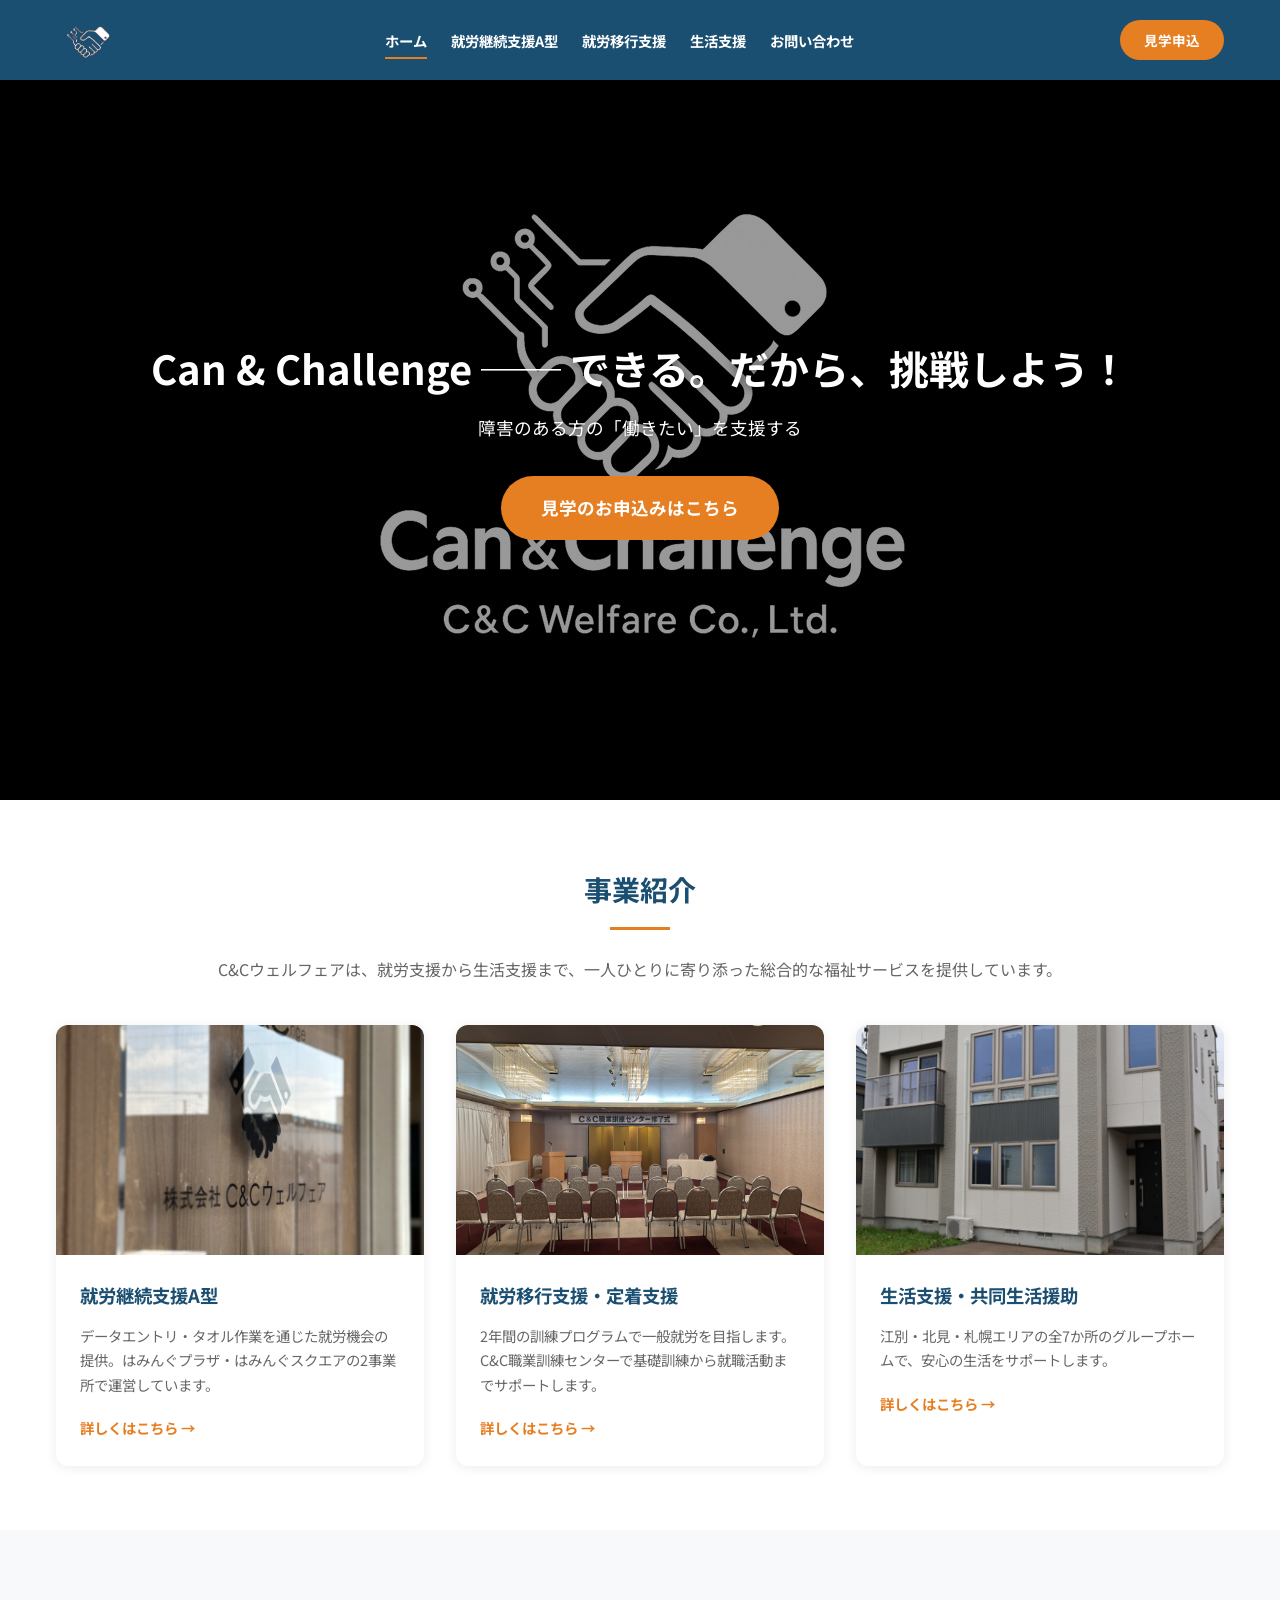
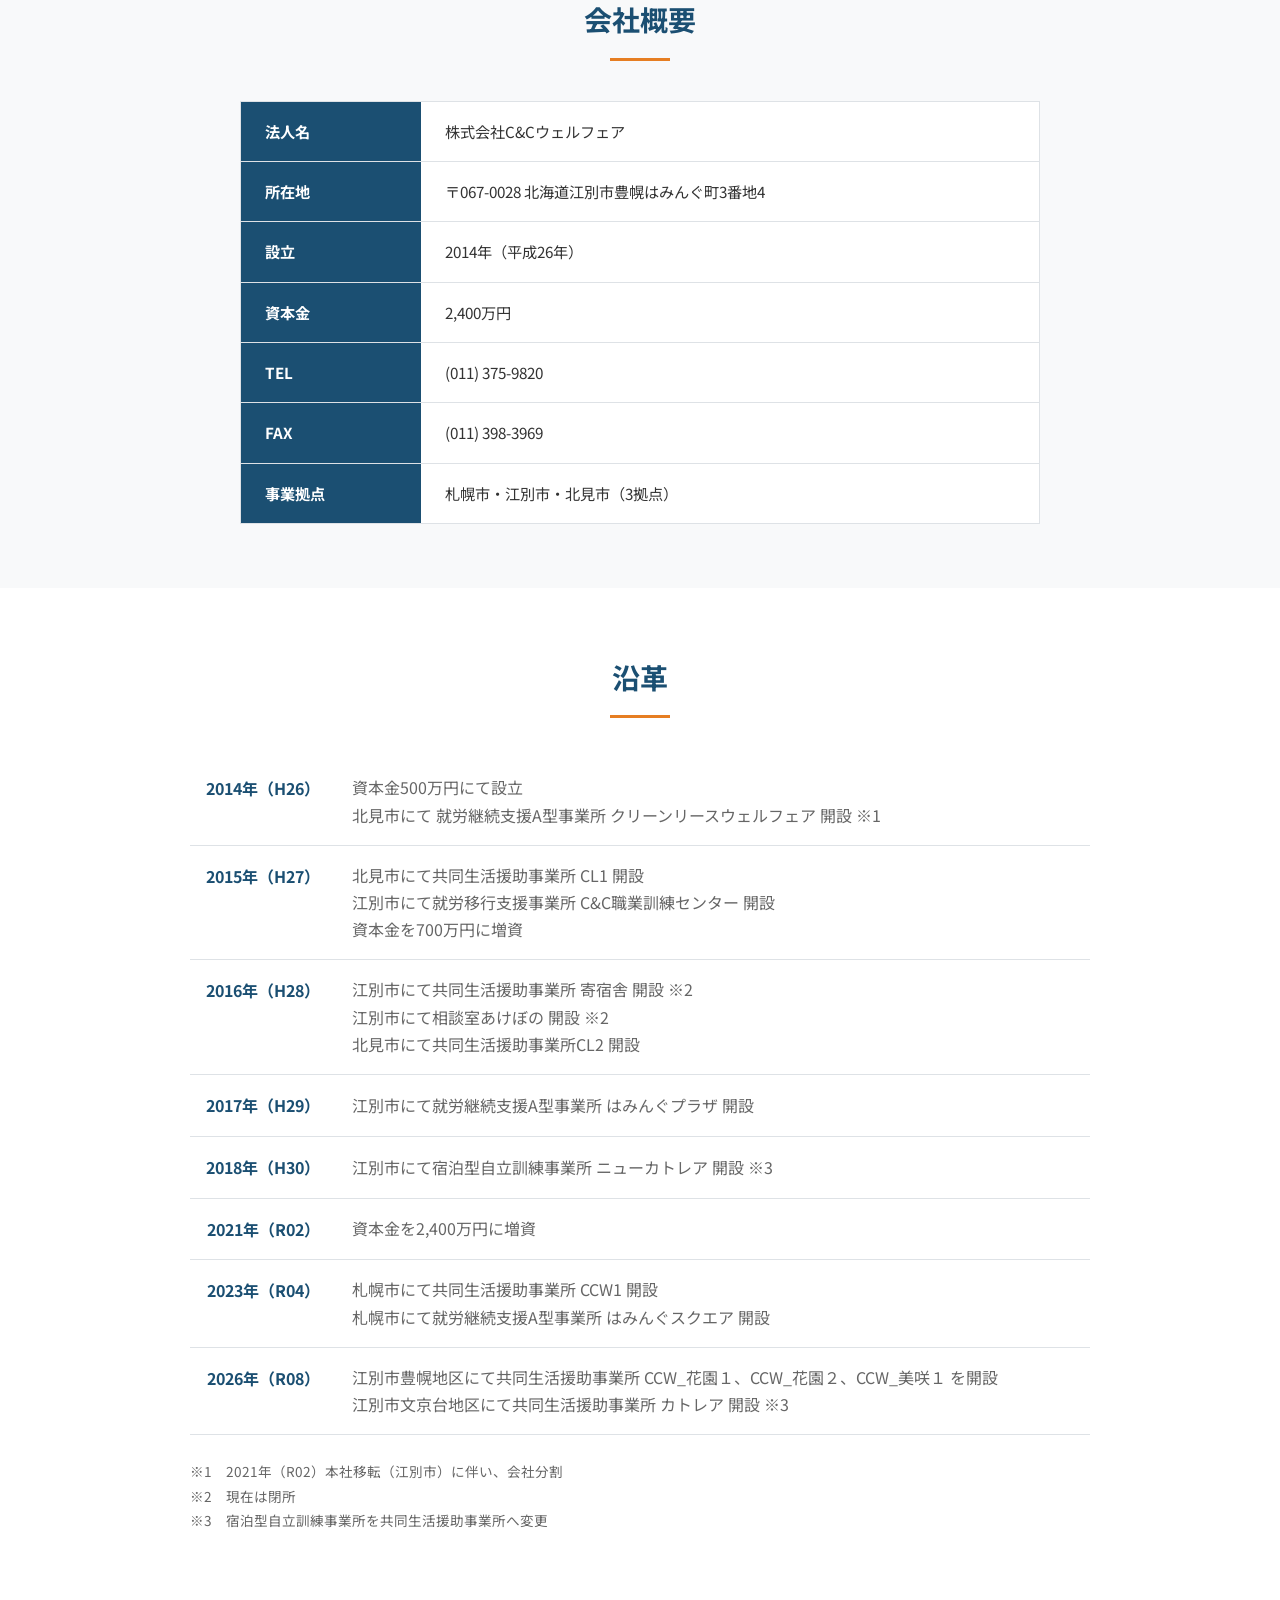
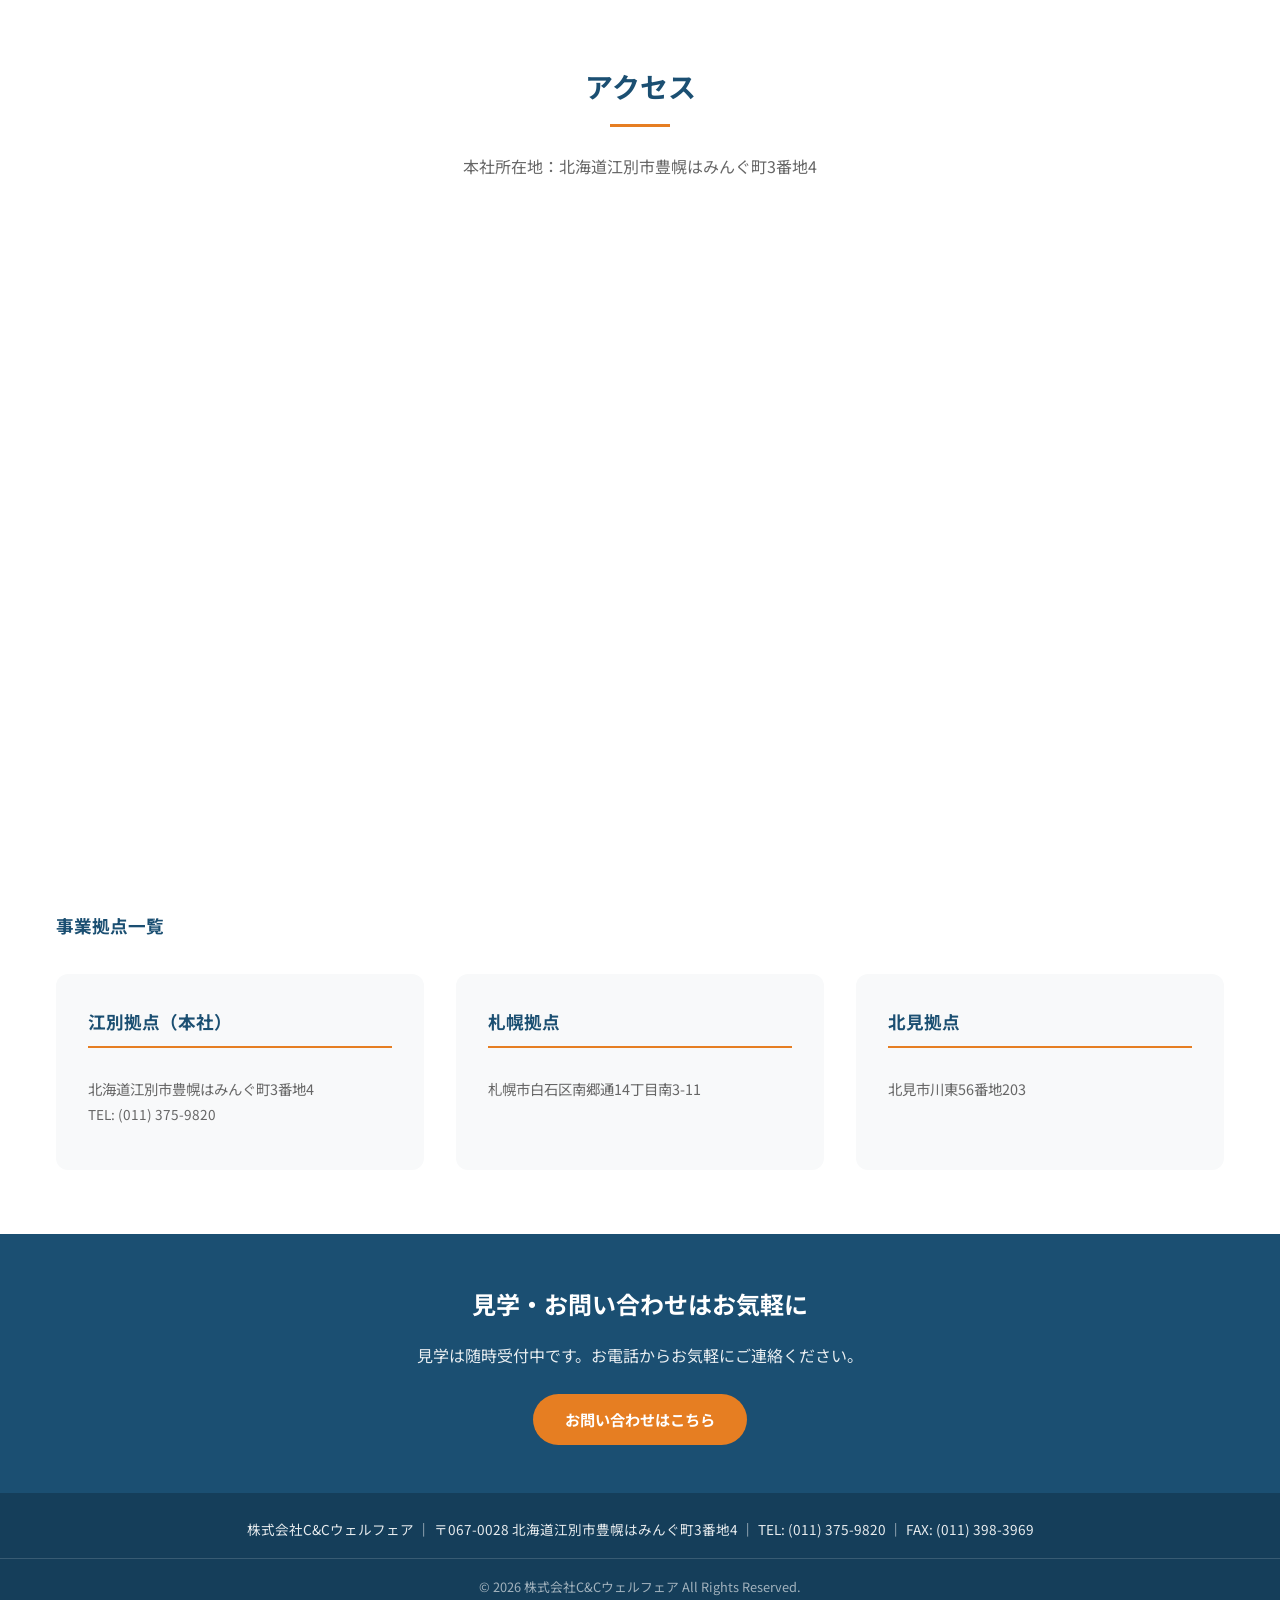
<file: index.html>
<!DOCTYPE html>
<html lang="ja">
<head>
  <meta charset="UTF-8">
  <meta name="viewport" content="width=device-width, initial-scale=1.0">
  <meta name="description" content="株式会社C&Cウェルフェア - 北海道で障害のある方の就労・生活を支援する福祉事業所。できるから、挑戦しよう。">
  <title>株式会社C&Cウェルフェア | Can &amp; Challenge</title>
  <link rel="preconnect" href="https://fonts.googleapis.com">
  <link rel="preconnect" href="https://fonts.gstatic.com" crossorigin>
  <link href="https://fonts.googleapis.com/css2?family=Noto+Sans+JP:wght@400;700&display=swap" rel="stylesheet">
  <link rel="stylesheet" href="css/style.css">
</head>
<body>

  <!-- ===== ヘッダー ===== -->
  <header class="site-header">
    <div class="header-inner container">
      <a href="index.html" class="site-logo">
        <img src="images/logo-icon.png" alt="C&Cウェルフェア">
      </a>
      <nav class="global-nav">
        <ul class="global-nav__list">
          <li><a href="index.html" class="global-nav__link">ホーム</a></li>
          <li><a href="a-type.html" class="global-nav__link">就労継続支援A型</a></li>
          <li><a href="transition.html" class="global-nav__link">就労移行支援</a></li>
          <li><a href="living.html" class="global-nav__link">生活支援</a></li>
          <li><a href="contact.html" class="global-nav__link">お問い合わせ</a></li>
        </ul>
      </nav>
      <a href="contact.html" class="btn-primary header-cta">見学申込</a>
      <button class="mobile-menu-toggle" aria-label="メニューを開く" aria-expanded="false">
        <span></span><span></span><span></span>
      </button>
    </div>
    <nav class="mobile-nav" aria-hidden="true">
      <ul class="mobile-nav__list">
        <li><a href="index.html">ホーム</a></li>
        <li><a href="a-type.html">就労継続支援A型</a></li>
        <li><a href="transition.html">就労移行支援</a></li>
        <li><a href="living.html">生活支援</a></li>
        <li><a href="contact.html">お問い合わせ</a></li>
      </ul>
      <div class="mobile-nav__cta">
        <a href="contact.html" class="btn-primary">見学申込</a>
      </div>
    </nav>
    <div class="mobile-overlay"></div>
  </header>

  <main>
    <!-- ===== ヒーロー ===== -->
    <section class="hero">
      <div class="hero__bg">
        <img src="images/logo.jpg" alt="">
      </div>
      <div class="hero__content">
        <h1 class="hero__catch">Can &amp; Challenge ── できる。だから、挑戦しよう！</h1>
        <p class="hero__sub">障害のある方の「働きたい」を支援する</p>
        <a href="contact.html" class="btn-primary hero__cta">見学のお申込みはこちら</a>
      </div>
    </section>

    <!-- ===== 事業紹介 ===== -->
    <section class="section" id="services">
      <div class="container">
        <h2 class="section-title">事業紹介</h2>
        <p class="section-lead">C&Cウェルフェアは、就労支援から生活支援まで、<br class="sp-br">一人ひとりに寄り添った総合的な福祉サービスを提供しています。</p>
        <div class="card-grid card-grid--3col">

          <article class="card">
            <div class="card__image">
              <img src="images/カンバン.jpg" alt="就労継続支援A型">
            </div>
            <div class="card__body">
              <h3 class="card__title">就労継続支援A型</h3>
              <p class="card__text">データエントリ・タオル作業を通じた就労機会の提供。はみんぐプラザ・はみんぐスクエアの2事業所で運営しています。</p>
              <a href="a-type.html" class="card__link">詳しくはこちら →</a>
            </div>
          </article>

          <article class="card">
            <div class="card__image">
              <img src="images/修了式.jpg" alt="就労移行支援">
            </div>
            <div class="card__body">
              <h3 class="card__title">就労移行支援・定着支援</h3>
              <p class="card__text">2年間の訓練プログラムで一般就労を目指します。C&C職業訓練センターで基礎訓練から就職活動までサポートします。</p>
              <a href="transition.html" class="card__link">詳しくはこちら →</a>
            </div>
          </article>

          <article class="card">
            <div class="card__image">
              <img src="images/生活支援.png" alt="生活支援">
            </div>
            <div class="card__body">
              <h3 class="card__title">生活支援・共同生活援助</h3>
              <p class="card__text">江別・北見・札幌エリアの全7か所のグループホームで、安心の生活をサポートします。</p>
              <a href="living.html" class="card__link">詳しくはこちら →</a>
            </div>
          </article>

        </div>
      </div>
    </section>

    <!-- ===== 会社概要 ===== -->
    <section class="section section--gray" id="about">
      <div class="container">
        <h2 class="section-title">会社概要</h2>
        <table class="info-table">
          <tr><th>法人名</th><td>株式会社C&Cウェルフェア</td></tr>
          <tr><th>所在地</th><td>〒067-0028 北海道江別市豊幌はみんぐ町3番地4</td></tr>
          <tr><th>設立</th><td>2014年（平成26年）</td></tr>
          <tr><th>資本金</th><td>2,400万円</td></tr>
          <tr><th>TEL</th><td>(011) 375-9820</td></tr>
          <tr><th>FAX</th><td>(011) 398-3969</td></tr>
          <tr><th>事業拠点</th><td>札幌市・江別市・北見市（3拠点）</td></tr>
        </table>
      </div>
    </section>

    <!-- ===== 沿革 ===== -->
    <section class="section" id="history">
      <div class="container">
        <h2 class="section-title">沿革</h2>
        <table class="history-table">
          <tr><th>2014年（H26）</th><td>資本金500万円にて設立<br>北見市にて 就労継続支援A型事業所 クリーンリースウェルフェア 開設 ※1</td></tr>
          <tr><th>2015年（H27）</th><td>北見市にて共同生活援助事業所 CL1 開設<br>江別市にて就労移行支援事業所 C&amp;C職業訓練センター 開設<br>資本金を700万円に増資</td></tr>
          <tr><th>2016年（H28）</th><td>江別市にて共同生活援助事業所 寄宿舎 開設 ※2<br>江別市にて相談室あけぼの 開設 ※2<br>北見市にて共同生活援助事業所CL2 開設</td></tr>
          <tr><th>2017年（H29）</th><td>江別市にて就労継続支援A型事業所 はみんぐプラザ 開設</td></tr>
          <tr><th>2018年（H30）</th><td>江別市にて宿泊型自立訓練事業所 ニューカトレア 開設 ※3</td></tr>
          <tr><th>2021年（R02）</th><td>資本金を2,400万円に増資</td></tr>
          <tr><th>2023年（R04）</th><td>札幌市にて共同生活援助事業所 CCW1 開設<br>札幌市にて就労継続支援A型事業所 はみんぐスクエア 開設</td></tr>
          <tr><th>2026年（R08）</th><td>江別市豊幌地区にて共同生活援助事業所 CCW_花園１、CCW_花園２、CCW_美咲１ を開設<br>江別市文京台地区にて共同生活援助事業所 カトレア 開設 ※3</td></tr>
        </table>
        <div style="max-width: 900px; margin: 1.5rem auto 0; font-size: 0.85rem; color: #666; line-height: 1.8;">
          <p>※1　2021年（R02）本社移転（江別市）に伴い、会社分割</p>
          <p>※2　現在は閉所</p>
          <p>※3　宿泊型自立訓練事業所を共同生活援助事業所へ変更</p>
        </div>
      </div>
    </section>

    <!-- ===== アクセス ===== -->
    <section class="section" id="access">
      <div class="container">
        <h2 class="section-title">アクセス</h2>
        <p class="section-lead">本社所在地：北海道江別市豊幌はみんぐ町3番地4</p>
        <div class="map-container">
          <iframe
            src="https://www.google.com/maps/embed?pb=!1m18!1m12!1m3!1d5824!2d141.6304079!3d43.138115!2m3!1f0!2f0!3f0!3m2!1i1024!2i768!4f13.1!3m3!1m2!1s0x5f0b353e741d7863%3A0xf743062f87e20f9b!2z44Ci44C-77yj77yG77yj44Km44Kn44Or44OV44Kn44Ki!5e0!3m2!1sja!2sjp!4v1"
            width="600"
            height="450"
            style="border:0;"
            allowfullscreen=""
            title="C&Cウェルフェア本社 地図">
          </iframe>
        </div>
        <div style="margin-top: 2rem;">
          <h3 style="font-size: 1.1rem; color: var(--color-primary); margin-bottom: 1rem;">事業拠点一覧</h3>
          <div class="card-grid card-grid--3col">
            <div class="office-info">
              <h3>江別拠点（本社）</h3>
              <div class="office-info__item">
                <p class="office-info__address">北海道江別市豊幌はみんぐ町3番地4</p>
                <p class="office-info__number">TEL: (011) 375-9820</p>
              </div>
            </div>
            <div class="office-info">
              <h3>札幌拠点</h3>
              <div class="office-info__item">
                <p class="office-info__address">札幌市白石区南郷通14丁目南3-11</p>
              </div>
            </div>
            <div class="office-info">
              <h3>北見拠点</h3>
              <div class="office-info__item">
                <p class="office-info__address">北見市川東56番地203</p>
              </div>
            </div>
          </div>
        </div>
      </div>
    </section>

    <!-- ===== CTAバナー ===== -->
    <section class="cta-banner">
      <div class="container">
        <h2>見学・お問い合わせはお気軽に</h2>
        <p>見学は随時受付中です。お電話からお気軽にご連絡ください。</p>
        <a href="contact.html" class="btn-primary">お問い合わせはこちら</a>
      </div>
    </section>
  </main>

  <!-- ===== フッター ===== -->
  <footer class="site-footer">
    <div class="footer-inner container">
      <p class="footer-oneline">株式会社C&Cウェルフェア ｜ 〒067-0028 北海道江別市豊幌はみんぐ町3番地4 ｜ TEL: (011) 375-9820 ｜ FAX: (011) 398-3969</p>
    </div>
    <div class="footer-copyright">
      <p>&copy; 2026 株式会社C&Cウェルフェア All Rights Reserved.</p>
    </div>
  </footer>

  <script src="js/main.js"></script>
</body>
</html>
</file>
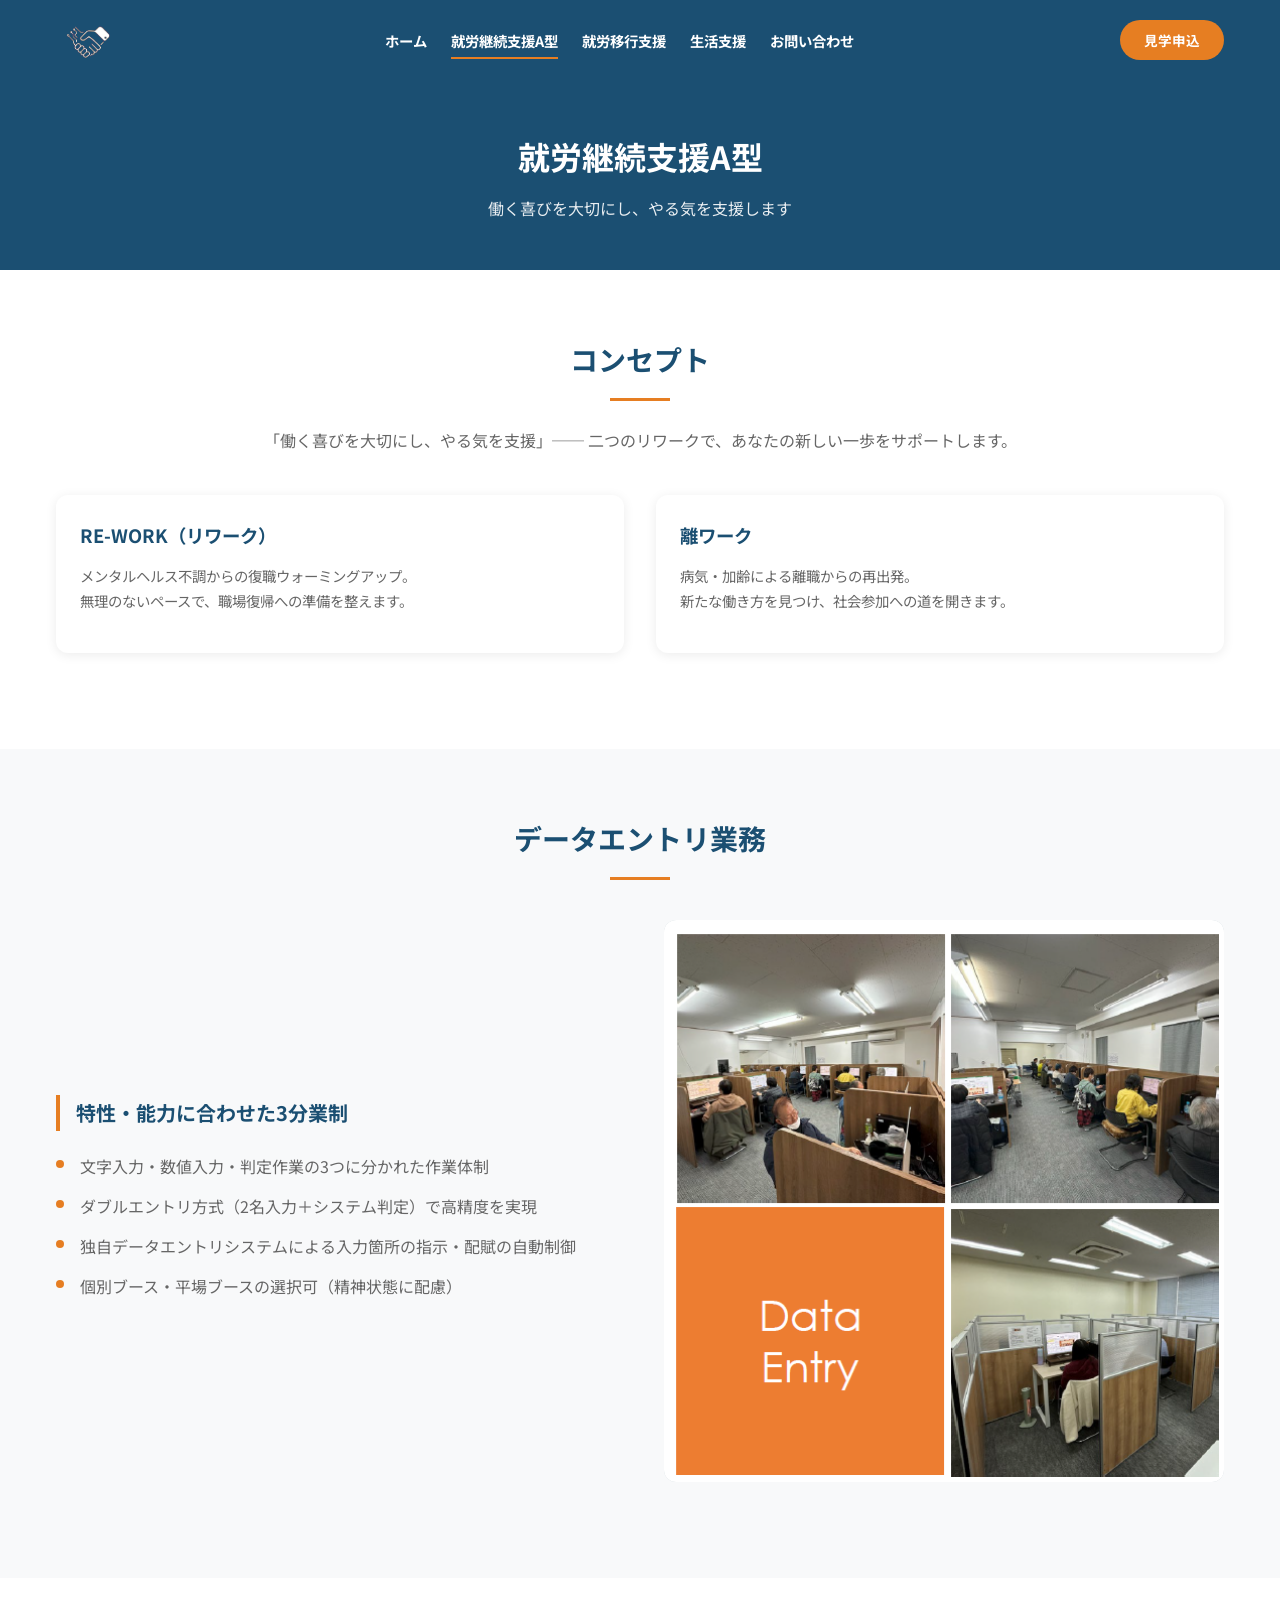
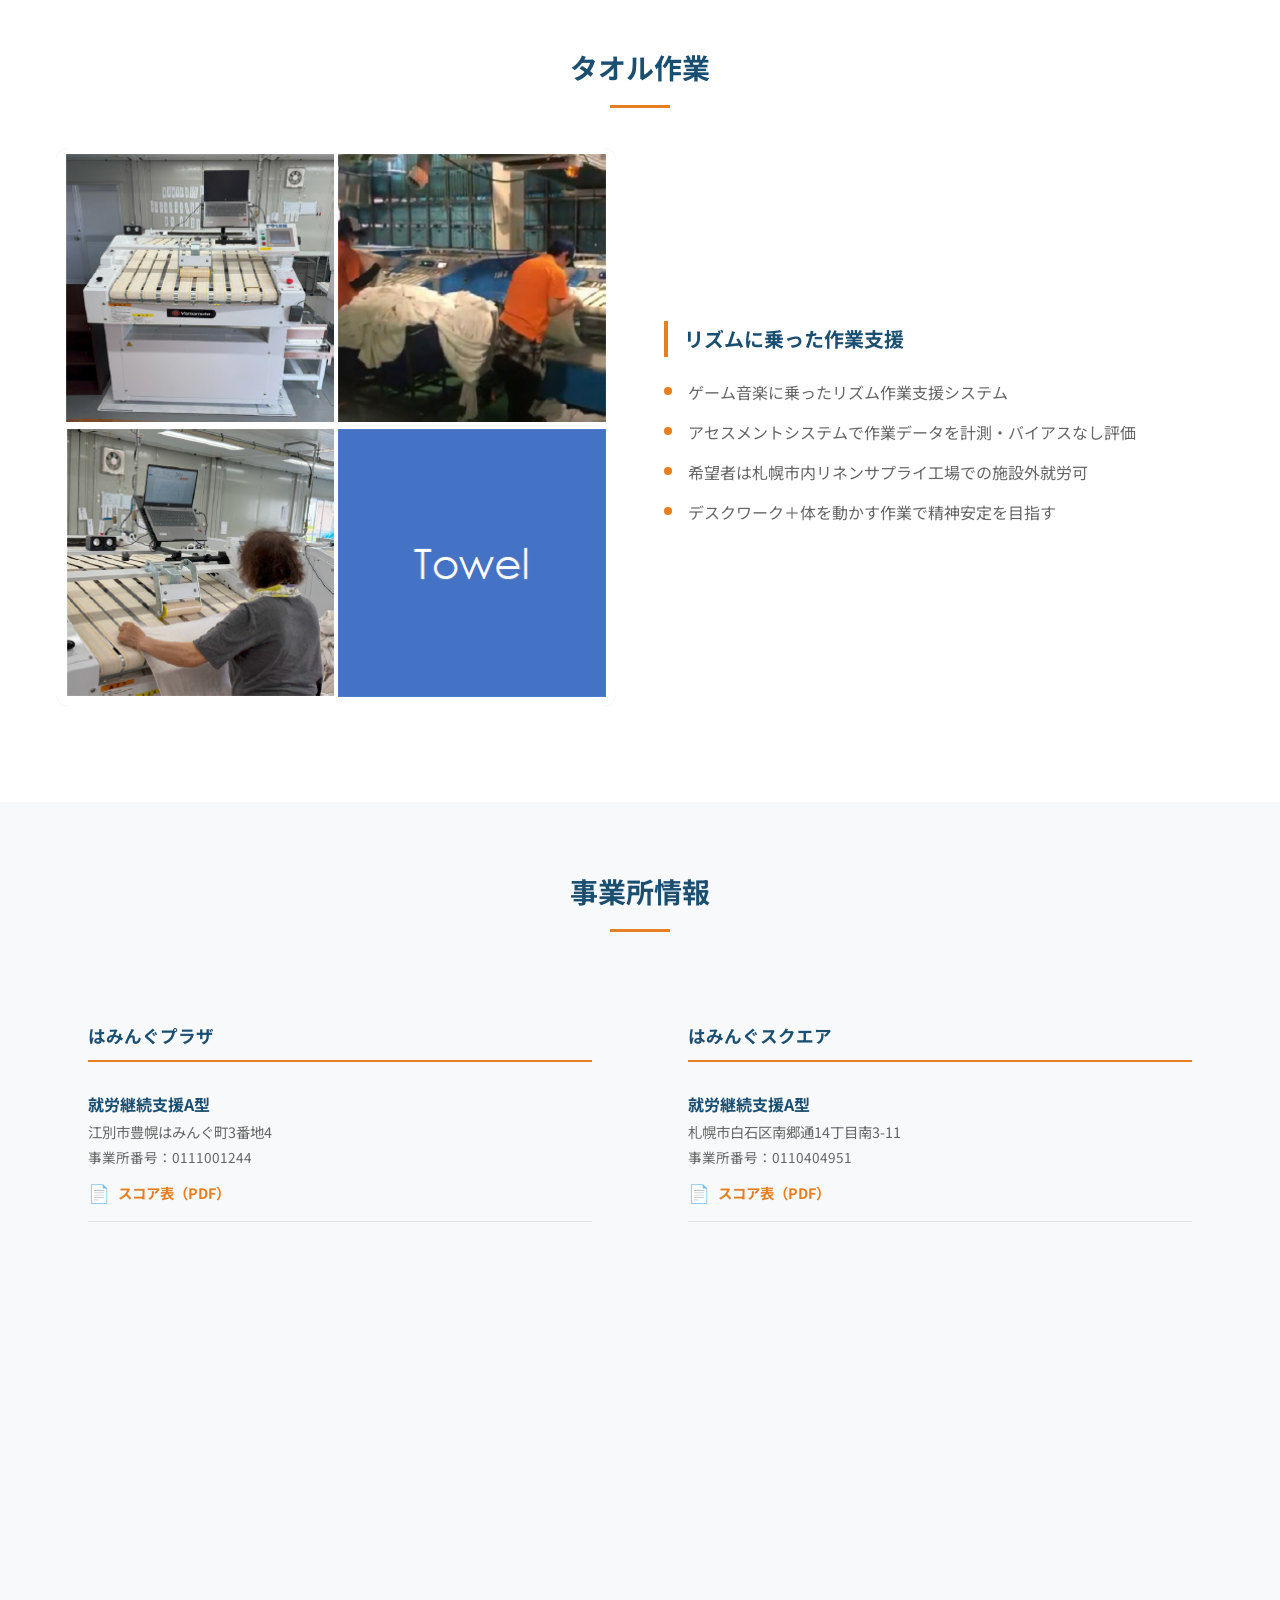
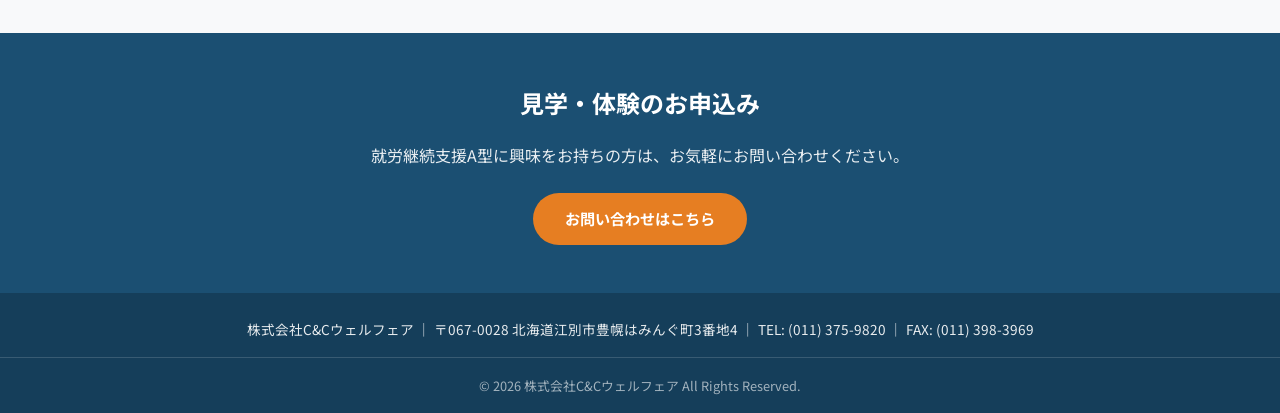
<file: a-type.html>
<!DOCTYPE html>
<html lang="ja">
<head>
  <meta charset="UTF-8">
  <meta name="viewport" content="width=device-width, initial-scale=1.0">
  <meta name="description" content="就労継続支援A型 - データエントリ・タオル作業を通じた就労機会の提供。はみんぐプラザ・はみんぐスクエア。">
  <title>就労継続支援A型 | 株式会社C&Cウェルフェア</title>
  <link rel="preconnect" href="https://fonts.googleapis.com">
  <link rel="preconnect" href="https://fonts.gstatic.com" crossorigin>
  <link href="https://fonts.googleapis.com/css2?family=Noto+Sans+JP:wght@400;700&display=swap" rel="stylesheet">
  <link rel="stylesheet" href="css/style.css">
</head>
<body>

  <!-- ===== ヘッダー ===== -->
  <header class="site-header">
    <div class="header-inner container">
      <a href="index.html" class="site-logo">
        <img src="images/logo-icon.png" alt="C&Cウェルフェア">
      </a>
      <nav class="global-nav">
        <ul class="global-nav__list">
          <li><a href="index.html" class="global-nav__link">ホーム</a></li>
          <li><a href="a-type.html" class="global-nav__link">就労継続支援A型</a></li>
          <li><a href="transition.html" class="global-nav__link">就労移行支援</a></li>
          <li><a href="living.html" class="global-nav__link">生活支援</a></li>
          <li><a href="contact.html" class="global-nav__link">お問い合わせ</a></li>
        </ul>
      </nav>
      <a href="contact.html" class="btn-primary header-cta">見学申込</a>
      <button class="mobile-menu-toggle" aria-label="メニューを開く" aria-expanded="false">
        <span></span><span></span><span></span>
      </button>
    </div>
    <nav class="mobile-nav" aria-hidden="true">
      <ul class="mobile-nav__list">
        <li><a href="index.html">ホーム</a></li>
        <li><a href="a-type.html">就労継続支援A型</a></li>
        <li><a href="transition.html">就労移行支援</a></li>
        <li><a href="living.html">生活支援</a></li>
        <li><a href="contact.html">お問い合わせ</a></li>
      </ul>
      <div class="mobile-nav__cta">
        <a href="contact.html" class="btn-primary">見学申込</a>
      </div>
    </nav>
    <div class="mobile-overlay"></div>
  </header>

  <main>
    <!-- ===== ページヒーロー ===== -->
    <section class="page-hero">
      <div class="container">
        <h1>就労継続支援A型</h1>
        <p>働く喜びを大切にし、やる気を支援します</p>
      </div>
    </section>

    <!-- ===== コンセプト ===== -->
    <section class="section">
      <div class="container">
        <h2 class="section-title">コンセプト</h2>
        <p class="section-lead">「働く喜びを大切にし、やる気を支援」──<br class="sp-br"> 二つのリワークで、あなたの新しい一歩をサポートします。</p>

        <div class="card-grid card-grid--2col" style="margin-bottom: 2rem;">
          <div class="card">
            <div class="card__body">
              <h3 class="card__title">RE-WORK（リワーク）</h3>
              <p class="card__text">メンタルヘルス不調からの復職ウォーミングアップ。<br>無理のないペースで、職場復帰への準備を整えます。</p>
            </div>
          </div>
          <div class="card">
            <div class="card__body">
              <h3 class="card__title">離ワーク</h3>
              <p class="card__text">病気・加齢による離職からの再出発。<br>新たな働き方を見つけ、社会参加への道を開きます。</p>
            </div>
          </div>
        </div>
      </div>
    </section>

    <!-- ===== データエントリ業務 ===== -->
    <section class="section section--gray">
      <div class="container">
        <h2 class="section-title">データエントリ業務</h2>
        <div class="service-detail">
          <div class="service-detail__content">
            <h3>特性・能力に合わせた3分業制</h3>
            <ul>
              <li>文字入力・数値入力・判定作業の3つに分かれた作業体制</li>
              <li>ダブルエントリ方式（2名入力＋システム判定）で高精度を実現</li>
              <li>独自データエントリシステムによる入力箇所の指示・配賦の自動制御</li>
              <li>個別ブース・平場ブースの選択可（精神状態に配慮）</li>
            </ul>
          </div>
          <div class="service-detail__image">
            <img src="images/エントリ作業風景.png" alt="データエントリ作業風景">
          </div>
        </div>
      </div>
    </section>

    <!-- ===== タオル作業 ===== -->
    <section class="section">
      <div class="container">
        <h2 class="section-title">タオル作業</h2>
        <div class="service-detail">
          <div class="service-detail__image">
            <img src="images/タオル作業風景.png" alt="タオル作業風景">
          </div>
          <div class="service-detail__content">
            <h3>リズムに乗った作業支援</h3>
            <ul>
              <li>ゲーム音楽に乗ったリズム作業支援システム</li>
              <li>アセスメントシステムで作業データを計測・バイアスなし評価</li>
              <li>希望者は札幌市内リネンサプライ工場での施設外就労可</li>
              <li>デスクワーク＋体を動かす作業で精神安定を目指す</li>
            </ul>
          </div>
        </div>
      </div>
    </section>

    <!-- ===== 事業所情報 ===== -->
    <section class="section section--gray">
      <div class="container">
        <h2 class="section-title">事業所情報</h2>
        <div class="card-grid card-grid--2col">
          <div class="office-info">
            <h3>はみんぐプラザ</h3>
            <div class="office-info__item">
              <p class="office-info__name">就労継続支援A型</p>
              <p class="office-info__address">江別市豊幌はみんぐ町3番地4</p>
              <p class="office-info__number">事業所番号：0111001244</p>
              <a href="03_A型スコア表（プラザ）.pdf" class="pdf-link" target="_blank">スコア表（PDF）</a>
            </div>
            <div class="map-container" style="margin-top: 1rem;">
              <iframe
                src="https://www.google.com/maps/embed?pb=!1m18!1m12!1m3!1d5824!2d141.6304079!3d43.138115!2m3!1f0!2f0!3f0!3m2!1i1024!2i768!4f13.1!3m3!1m2!1s0x5f0b353e741d7863%3A0xf743062f87e20f9b!2z44Ai44C-77yj77yG77yj44Km44Kn44Or44OV44Kn44Ki!5e0!3m2!1sja!2sjp!4v1"
                width="600"
                height="300"
                style="border:0;"
                allowfullscreen=""
                title="はみんぐプラザ 地図">
              </iframe>
            </div>
          </div>
          <div class="office-info">
            <h3>はみんぐスクエア</h3>
            <div class="office-info__item">
              <p class="office-info__name">就労継続支援A型</p>
              <p class="office-info__address">札幌市白石区南郷通14丁目南3-11</p>
              <p class="office-info__number">事業所番号：0110404951</p>
              <a href="99_A型スコア表（スクエア）.pdf" class="pdf-link" target="_blank">スコア表（PDF）</a>
            </div>
            <div class="map-container" style="margin-top: 1rem;">
              <iframe
                src="https://www.google.com/maps/embed?pb=!1m18!1m12!1m3!1d728!2d141.4229646!3d43.0354858!2m3!1f0!2f0!3f0!3m2!1i1024!2i768!4f13.1!3m3!1m2!1s0x5f0b2bf6fb291f81%3A0xd98b76d5704f2a1c!2z44Op44K544Kz44OgMTPjg5Pjg6s!5e0!3m2!1sja!2sjp!4v1"
                width="600"
                height="300"
                style="border:0;"
                allowfullscreen=""
                title="はみんぐスクエア 地図">
              </iframe>
            </div>
          </div>
        </div>
      </div>
    </section>

    <!-- ===== CTAバナー ===== -->
    <section class="cta-banner">
      <div class="container">
        <h2>見学・体験のお申込み</h2>
        <p>就労継続支援A型に興味をお持ちの方は、お気軽にお問い合わせください。</p>
        <a href="contact.html" class="btn-primary">お問い合わせはこちら</a>
      </div>
    </section>
  </main>

  <!-- ===== フッター ===== -->
  <footer class="site-footer">
    <div class="footer-inner container">
      <p class="footer-oneline">株式会社C&Cウェルフェア ｜ 〒067-0028 北海道江別市豊幌はみんぐ町3番地4 ｜ TEL: (011) 375-9820 ｜ FAX: (011) 398-3969</p>
    </div>
    <div class="footer-copyright">
      <p>&copy; 2026 株式会社C&Cウェルフェア All Rights Reserved.</p>
    </div>
  </footer>

  <script src="js/main.js"></script>
</body>
</html>
</file>
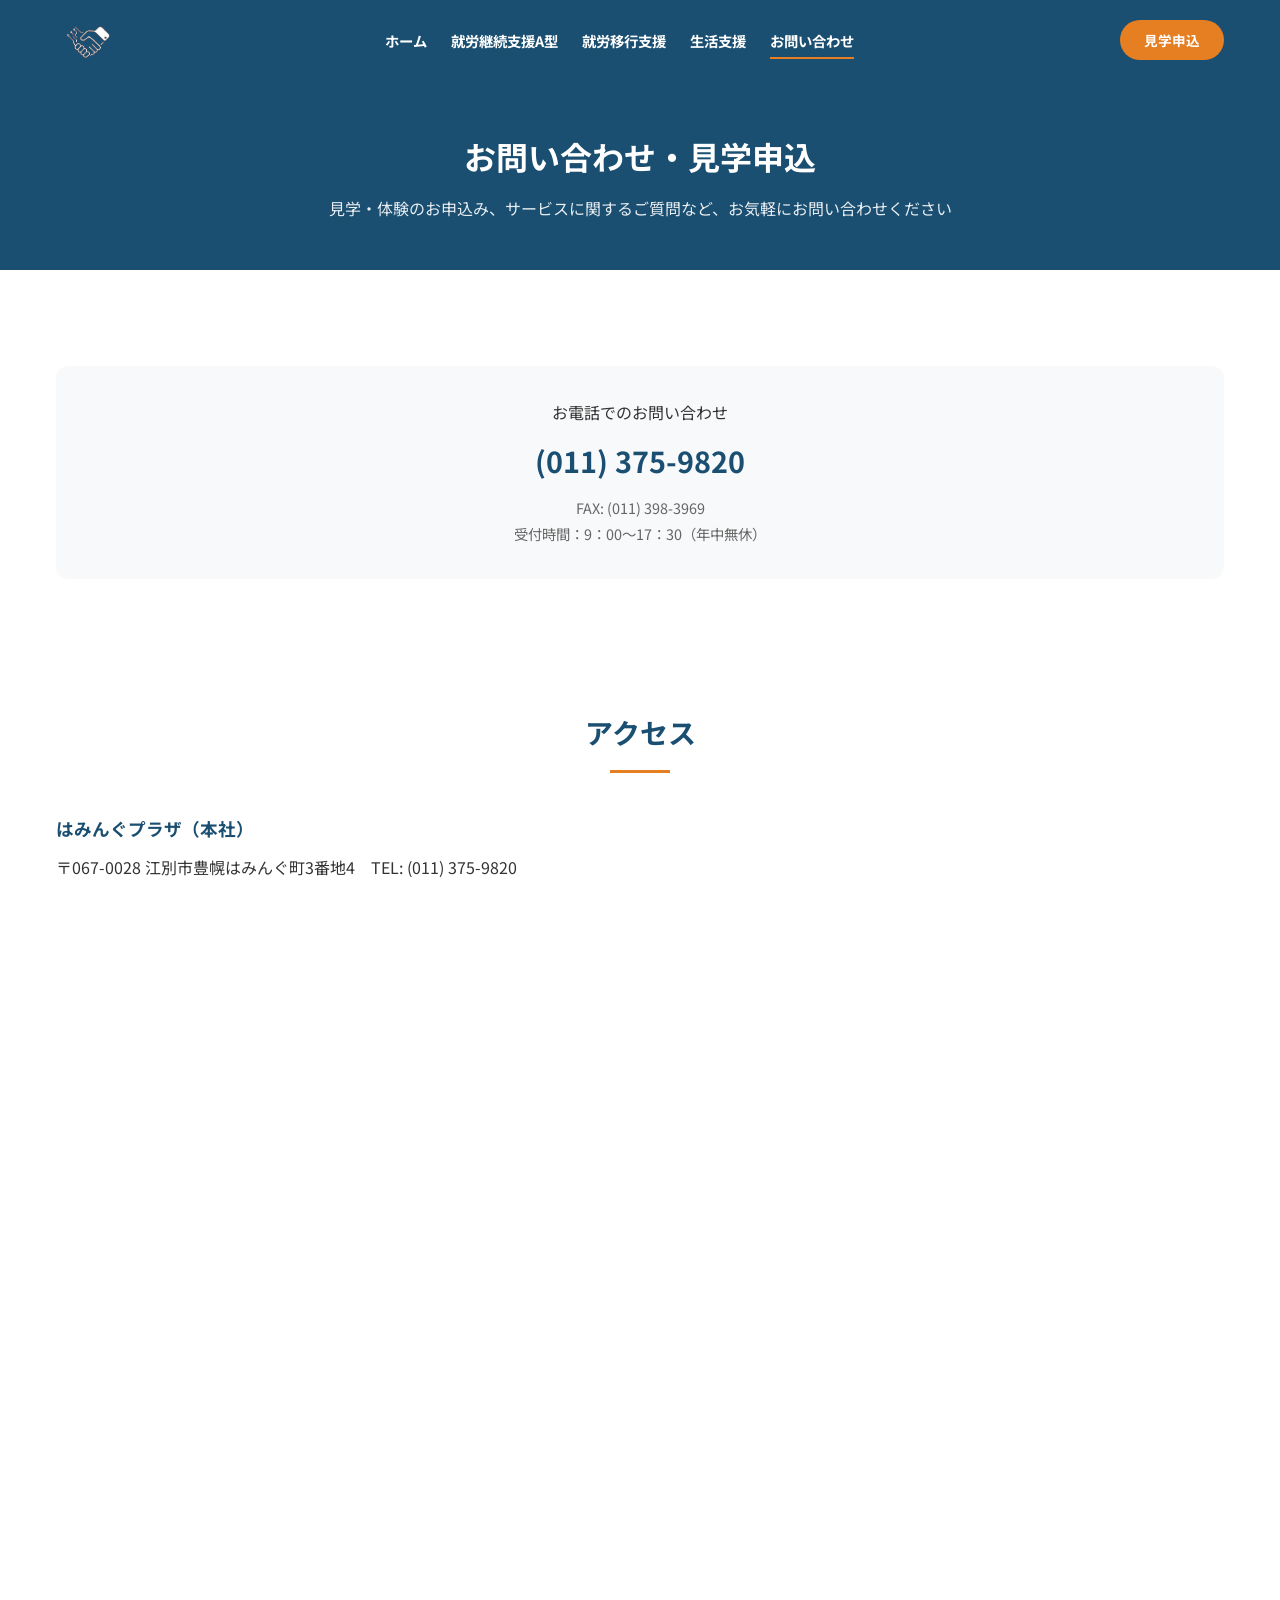
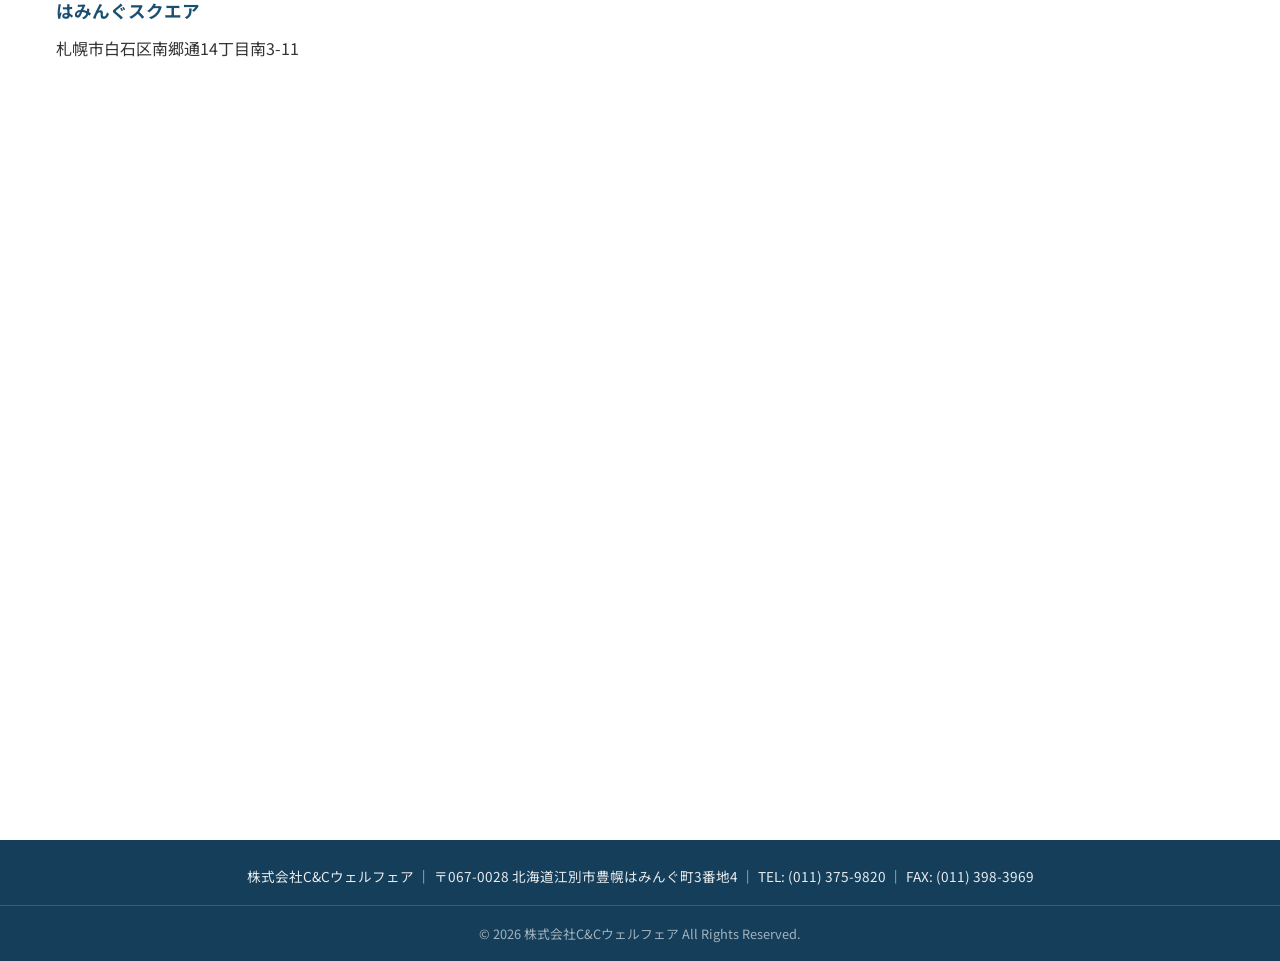
<file: contact.html>
<!DOCTYPE html>
<html lang="ja">
<head>
  <meta charset="UTF-8">
  <meta name="viewport" content="width=device-width, initial-scale=1.0">
  <meta name="description" content="お問い合わせ・見学申込 - 株式会社C&Cウェルフェアへのお問い合わせはこちらから。">
  <title>お問い合わせ・見学申込 | 株式会社C&Cウェルフェア</title>
  <link rel="preconnect" href="https://fonts.googleapis.com">
  <link rel="preconnect" href="https://fonts.gstatic.com" crossorigin>
  <link href="https://fonts.googleapis.com/css2?family=Noto+Sans+JP:wght@400;700&display=swap" rel="stylesheet">
  <link rel="stylesheet" href="css/style.css">
</head>
<body>

  <!-- ===== ヘッダー ===== -->
  <header class="site-header">
    <div class="header-inner container">
      <a href="index.html" class="site-logo">
        <img src="images/logo-icon.png" alt="C&Cウェルフェア">
      </a>
      <nav class="global-nav">
        <ul class="global-nav__list">
          <li><a href="index.html" class="global-nav__link">ホーム</a></li>
          <li><a href="a-type.html" class="global-nav__link">就労継続支援A型</a></li>
          <li><a href="transition.html" class="global-nav__link">就労移行支援</a></li>
          <li><a href="living.html" class="global-nav__link">生活支援</a></li>
          <li><a href="contact.html" class="global-nav__link">お問い合わせ</a></li>
        </ul>
      </nav>
      <a href="contact.html" class="btn-primary header-cta">見学申込</a>
      <button class="mobile-menu-toggle" aria-label="メニューを開く" aria-expanded="false">
        <span></span><span></span><span></span>
      </button>
    </div>
    <nav class="mobile-nav" aria-hidden="true">
      <ul class="mobile-nav__list">
        <li><a href="index.html">ホーム</a></li>
        <li><a href="a-type.html">就労継続支援A型</a></li>
        <li><a href="transition.html">就労移行支援</a></li>
        <li><a href="living.html">生活支援</a></li>
        <li><a href="contact.html">お問い合わせ</a></li>
      </ul>
      <div class="mobile-nav__cta">
        <a href="contact.html" class="btn-primary">見学申込</a>
      </div>
    </nav>
    <div class="mobile-overlay"></div>
  </header>

  <main>
    <!-- ===== ページヒーロー ===== -->
    <section class="page-hero">
      <div class="container">
        <h1>お問い合わせ・見学申込</h1>
        <p>見学・体験のお申込み、サービスに関するご質問など、お気軽にお問い合わせください</p>
      </div>
    </section>

    <!-- ===== 電話連絡 ===== -->
    <section class="section">
      <div class="container">
        <div class="contact-info">
          <p>お電話でのお問い合わせ</p>
          <p class="contact-info__tel">(011) 375-9820</p>
          <p class="contact-info__note">FAX: (011) 398-3969</p>
          <p class="contact-info__note">受付時間：9：00～17：30（年中無休）</p>
        </div>
      </div>
    </section>

    <!-- ===== アクセス ===== -->
    <section class="section">
      <div class="container">
        <h2 class="section-title">アクセス</h2>

        <div style="margin-bottom: 2.5rem;">
          <h3 style="font-size: 1.1rem; color: var(--color-primary); margin-bottom: 0.5rem;">はみんぐプラザ（本社）</h3>
          <p style="margin-bottom: 1rem;">〒067-0028 江別市豊幌はみんぐ町3番地4　TEL: (011) 375-9820</p>
          <div class="map-container">
            <iframe
              src="https://www.google.com/maps/embed?pb=!1m18!1m12!1m3!1d5824!2d141.6304079!3d43.138115!2m3!1f0!2f0!3f0!3m2!1i1024!2i768!4f13.1!3m3!1m2!1s0x5f0b353e741d7863%3A0xf743062f87e20f9b!2z44Ai44C-77yj77yG77yj44Km44Kn44Or44OV44Kn44Ki!5e0!3m2!1sja!2sjp!4v1"
              width="600"
              height="350"
              style="border:0;"
              allowfullscreen=""
              title="はみんぐプラザ 地図">
            </iframe>
          </div>
        </div>

        <div style="margin-bottom: 2.5rem;">
          <h3 style="font-size: 1.1rem; color: var(--color-primary); margin-bottom: 0.5rem;">はみんぐスクエア</h3>
          <p style="margin-bottom: 1rem;">札幌市白石区南郷通14丁目南3-11</p>
          <div class="map-container">
            <iframe
              src="https://www.google.com/maps/embed?pb=!1m18!1m12!1m3!1d728!2d141.4229646!3d43.0354858!2m3!1f0!2f0!3f0!3m2!1i1024!2i768!4f13.1!3m3!1m2!1s0x5f0b2bf6fb291f81%3A0xd98b76d5704f2a1c!2z44Op44K544Kz44OgMTPjg5Pjg6s!5e0!3m2!1sja!2sjp!4v1"
              width="600"
              height="350"
              style="border:0;"
              allowfullscreen=""
              title="はみんぐスクエア 地図">
            </iframe>
          </div>
        </div>

      </div>
    </section>
  </main>

  <!-- ===== フッター ===== -->
  <footer class="site-footer">
    <div class="footer-inner container">
      <p class="footer-oneline">株式会社C&Cウェルフェア ｜ 〒067-0028 北海道江別市豊幌はみんぐ町3番地4 ｜ TEL: (011) 375-9820 ｜ FAX: (011) 398-3969</p>
    </div>
    <div class="footer-copyright">
      <p>&copy; 2026 株式会社C&Cウェルフェア All Rights Reserved.</p>
    </div>
  </footer>

  <script src="js/main.js"></script>
</body>
</html>
</file>
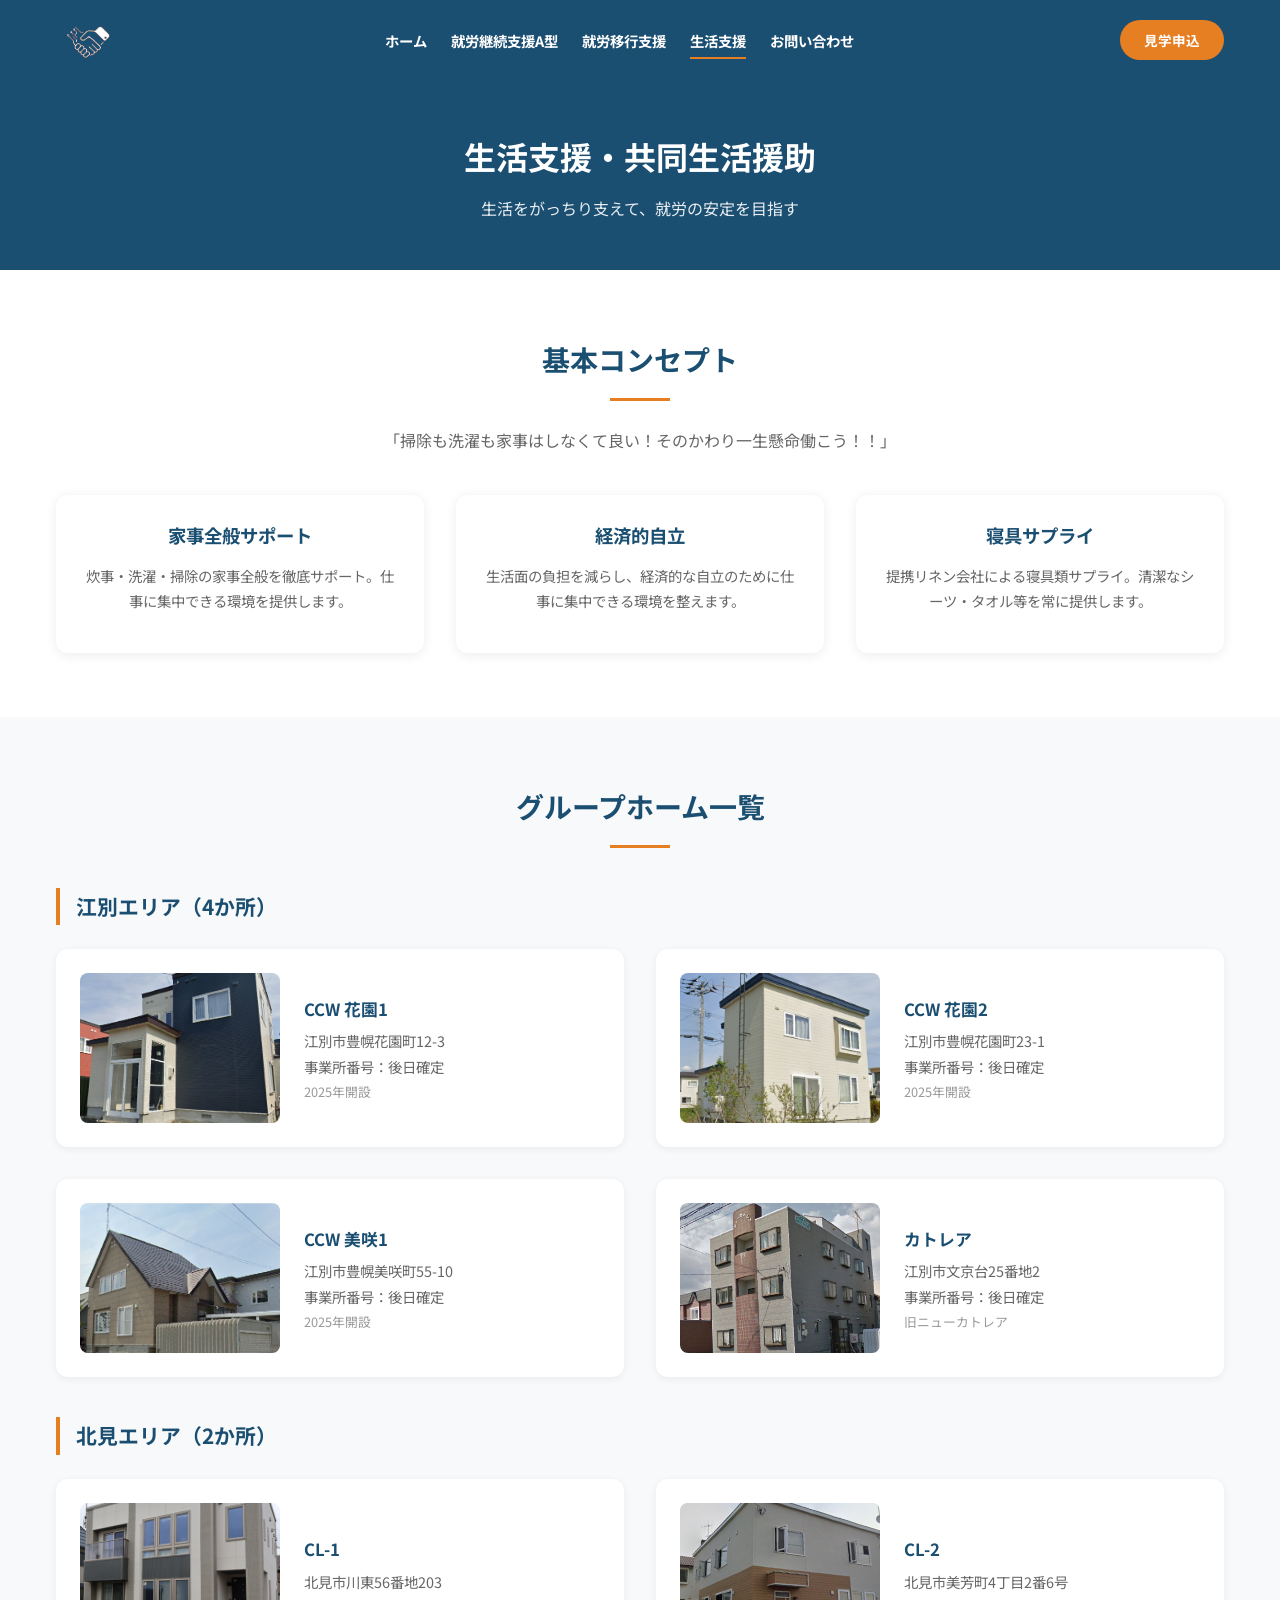
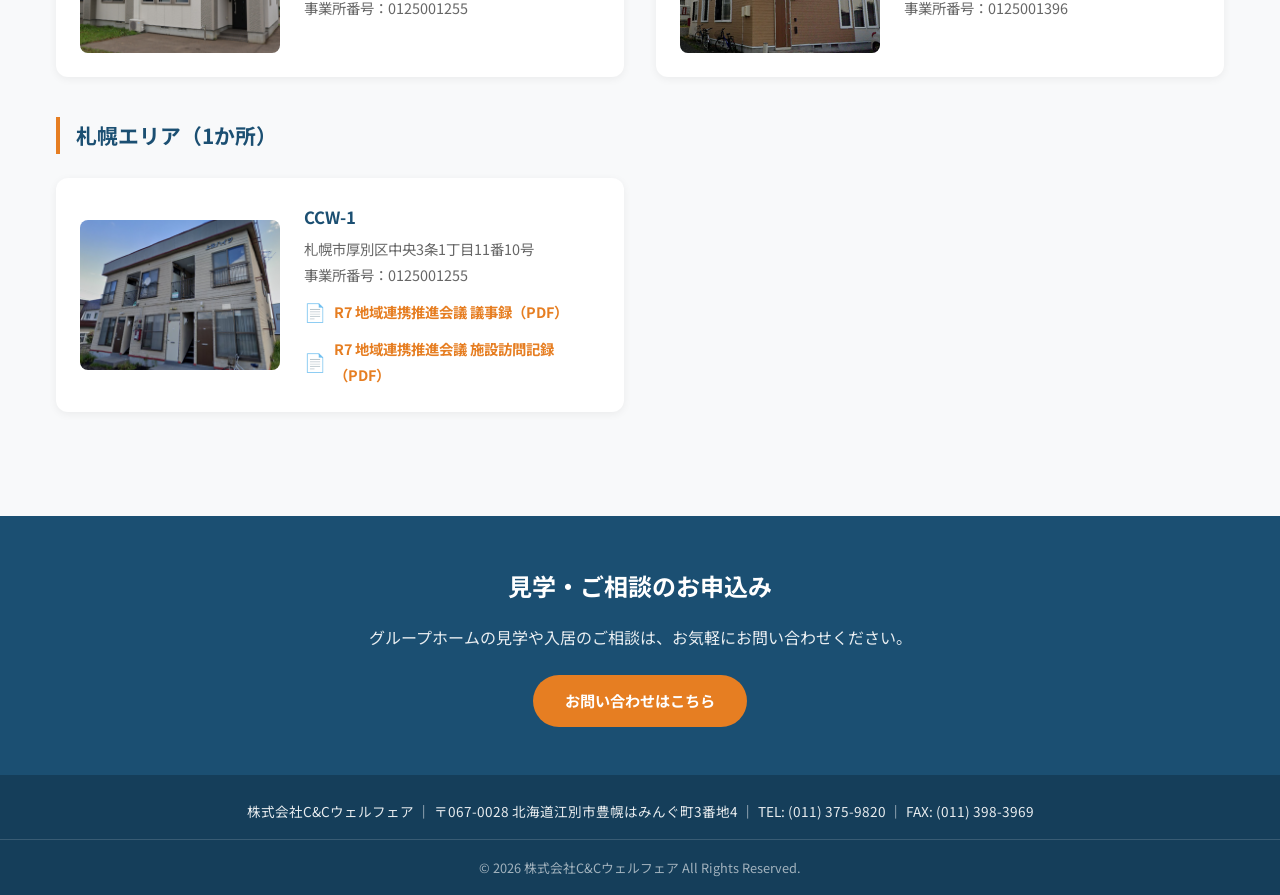
<file: living.html>
<!DOCTYPE html>
<html lang="ja">
<head>
  <meta charset="UTF-8">
  <meta name="viewport" content="width=device-width, initial-scale=1.0">
  <meta name="description" content="生活支援・共同生活援助 - 江別・北見・札幌エリアの全7か所のグループホームで安心の生活をサポート。">
  <title>生活支援・共同生活援助 | 株式会社C&Cウェルフェア</title>
  <link rel="preconnect" href="https://fonts.googleapis.com">
  <link rel="preconnect" href="https://fonts.gstatic.com" crossorigin>
  <link href="https://fonts.googleapis.com/css2?family=Noto+Sans+JP:wght@400;700&display=swap" rel="stylesheet">
  <link rel="stylesheet" href="css/style.css">
</head>
<body>

  <!-- ===== ヘッダー ===== -->
  <header class="site-header">
    <div class="header-inner container">
      <a href="index.html" class="site-logo">
        <img src="images/logo-icon.png" alt="C&Cウェルフェア">
      </a>
      <nav class="global-nav">
        <ul class="global-nav__list">
          <li><a href="index.html" class="global-nav__link">ホーム</a></li>
          <li><a href="a-type.html" class="global-nav__link">就労継続支援A型</a></li>
          <li><a href="transition.html" class="global-nav__link">就労移行支援</a></li>
          <li><a href="living.html" class="global-nav__link">生活支援</a></li>
          <li><a href="contact.html" class="global-nav__link">お問い合わせ</a></li>
        </ul>
      </nav>
      <a href="contact.html" class="btn-primary header-cta">見学申込</a>
      <button class="mobile-menu-toggle" aria-label="メニューを開く" aria-expanded="false">
        <span></span><span></span><span></span>
      </button>
    </div>
    <nav class="mobile-nav" aria-hidden="true">
      <ul class="mobile-nav__list">
        <li><a href="index.html">ホーム</a></li>
        <li><a href="a-type.html">就労継続支援A型</a></li>
        <li><a href="transition.html">就労移行支援</a></li>
        <li><a href="living.html">生活支援</a></li>
        <li><a href="contact.html">お問い合わせ</a></li>
      </ul>
      <div class="mobile-nav__cta">
        <a href="contact.html" class="btn-primary">見学申込</a>
      </div>
    </nav>
    <div class="mobile-overlay"></div>
  </header>

  <main>
    <!-- ===== ページヒーロー ===== -->
    <section class="page-hero">
      <div class="container">
        <h1>生活支援・共同生活援助</h1>
        <p>生活をがっちり支えて、就労の安定を目指す</p>
      </div>
    </section>

    <!-- ===== コンセプト ===== -->
    <section class="section">
      <div class="container">
        <h2 class="section-title">基本コンセプト</h2>
        <p class="section-lead">「掃除も洗濯も家事はしなくて良い！<br class="sp-br">そのかわり一生懸命働こう！！」</p>

        <div class="card-grid card-grid--3col">
          <div class="card">
            <div class="card__body" style="text-align: center;">
              <h3 class="card__title">家事全般サポート</h3>
              <p class="card__text">炊事・洗濯・掃除の家事全般を徹底サポート。仕事に集中できる環境を提供します。</p>
            </div>
          </div>
          <div class="card">
            <div class="card__body" style="text-align: center;">
              <h3 class="card__title">経済的自立</h3>
              <p class="card__text">生活面の負担を減らし、経済的な自立のために仕事に集中できる環境を整えます。</p>
            </div>
          </div>
          <div class="card">
            <div class="card__body" style="text-align: center;">
              <h3 class="card__title">寝具サプライ</h3>
              <p class="card__text">提携リネン会社による寝具類サプライ。清潔なシーツ・タオル等を常に提供します。</p>
            </div>
          </div>
        </div>
      </div>
    </section>

    <!-- ===== 江別エリア ===== -->
    <section class="section section--gray">
      <div class="container">
        <h2 class="section-title">グループホーム一覧</h2>

        <div class="area-section">
          <h3 class="area-title">江別エリア（4か所）</h3>
          <div class="card-grid card-grid--2col">
            <div class="gh-card">
              <div class="gh-card__image">
                <img src="images/花園１.png" alt="CCW 花園1">
              </div>
              <div class="gh-card__body">
                <h4>CCW 花園1</h4>
                <p>江別市豊幌花園町12-3</p>
                <p class="office-info__number">事業所番号：後日確定</p>
                <p style="font-size: 0.8rem; color: #999;">2025年開設</p>
              </div>
            </div>
            <div class="gh-card">
              <div class="gh-card__image">
                <img src="images/花園２.png" alt="CCW 花園2">
              </div>
              <div class="gh-card__body">
                <h4>CCW 花園2</h4>
                <p>江別市豊幌花園町23-1</p>
                <p class="office-info__number">事業所番号：後日確定</p>
                <p style="font-size: 0.8rem; color: #999;">2025年開設</p>
              </div>
            </div>
            <div class="gh-card">
              <div class="gh-card__image">
                <img src="images/美咲１.png" alt="CCW 美咲1">
              </div>
              <div class="gh-card__body">
                <h4>CCW 美咲1</h4>
                <p>江別市豊幌美咲町55-10</p>
                <p class="office-info__number">事業所番号：後日確定</p>
                <p style="font-size: 0.8rem; color: #999;">2025年開設</p>
              </div>
            </div>
            <div class="gh-card">
              <div class="gh-card__image">
                <img src="images/カトレア.png" alt="カトレア">
              </div>
              <div class="gh-card__body">
                <h4>カトレア</h4>
                <p>江別市文京台25番地2</p>
                <p class="office-info__number">事業所番号：後日確定</p>
                <p style="font-size: 0.8rem; color: #999;">旧ニューカトレア</p>
              </div>
            </div>
          </div>
        </div>

        <!-- 北見エリア -->
        <div class="area-section">
          <h3 class="area-title">北見エリア（2か所）</h3>
          <div class="card-grid card-grid--2col">
            <div class="gh-card">
              <div class="gh-card__image">
                <img src="images/生活支援.png" alt="CL-1">
              </div>
              <div class="gh-card__body">
                <h4>CL-1</h4>
                <p>北見市川東56番地203</p>
                <p class="office-info__number">事業所番号：0125001255</p>
              </div>
            </div>
            <div class="gh-card">
              <div class="gh-card__image">
                <img src="images/CL2.png" alt="CL-2">
              </div>
              <div class="gh-card__body">
                <h4>CL-2</h4>
                <p>北見市美芳町4丁目2番6号</p>
                <p class="office-info__number">事業所番号：0125001396</p>
              </div>
            </div>
          </div>
        </div>

        <!-- 札幌エリア -->
        <div class="area-section">
          <h3 class="area-title">札幌エリア（1か所）</h3>
          <div class="card-grid card-grid--2col">
            <div class="gh-card">
              <div class="gh-card__image">
                <img src="images/CCW1.png" alt="CCW-1">
              </div>
              <div class="gh-card__body">
                <h4>CCW-1</h4>
                <p>札幌市厚別区中央3条1丁目11番10号</p>
                <p class="office-info__number">事業所番号：0125001255</p>
                <a href="R7_地域連携推進会議議事録.pdf" class="pdf-link" target="_blank">R7 地域連携推進会議 議事録（PDF）</a>
                <a href="R7_地域連携推進会議施設訪問記録.pdf" class="pdf-link" target="_blank">R7 地域連携推進会議 施設訪問記録（PDF）</a>
              </div>
            </div>
          </div>
        </div>
      </div>
    </section>

    <!-- ===== CTAバナー ===== -->
    <section class="cta-banner">
      <div class="container">
        <h2>見学・ご相談のお申込み</h2>
        <p>グループホームの見学や入居のご相談は、お気軽にお問い合わせください。</p>
        <a href="contact.html" class="btn-primary">お問い合わせはこちら</a>
      </div>
    </section>
  </main>

  <!-- ===== フッター ===== -->
  <footer class="site-footer">
    <div class="footer-inner container">
      <p class="footer-oneline">株式会社C&Cウェルフェア ｜ 〒067-0028 北海道江別市豊幌はみんぐ町3番地4 ｜ TEL: (011) 375-9820 ｜ FAX: (011) 398-3969</p>
    </div>
    <div class="footer-copyright">
      <p>&copy; 2026 株式会社C&Cウェルフェア All Rights Reserved.</p>
    </div>
  </footer>

  <script src="js/main.js"></script>
</body>
</html>
</file>
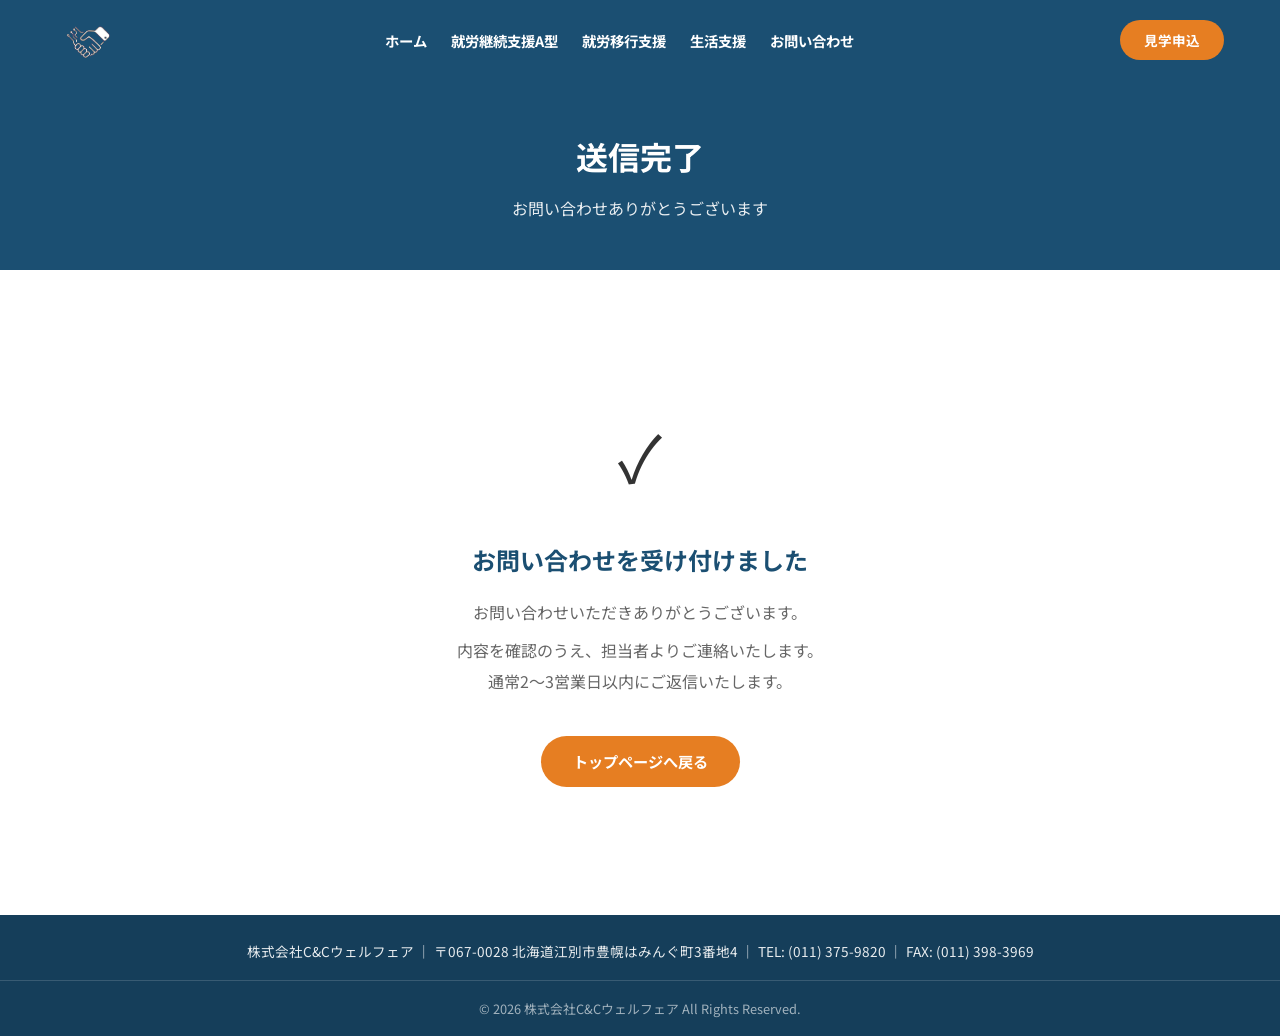
<file: thanks.html>
<!DOCTYPE html>
<html lang="ja">
<head>
  <meta charset="UTF-8">
  <meta name="viewport" content="width=device-width, initial-scale=1.0">
  <meta name="description" content="お問い合わせ送信完了 - 株式会社C&Cウェルフェア">
  <title>送信完了 | 株式会社C&Cウェルフェア</title>
  <link rel="preconnect" href="https://fonts.googleapis.com">
  <link rel="preconnect" href="https://fonts.gstatic.com" crossorigin>
  <link href="https://fonts.googleapis.com/css2?family=Noto+Sans+JP:wght@400;700&display=swap" rel="stylesheet">
  <link rel="stylesheet" href="css/style.css">
</head>
<body>

  <!-- ===== ヘッダー ===== -->
  <header class="site-header">
    <div class="header-inner container">
      <a href="index.html" class="site-logo">
        <img src="images/logo-icon.png" alt="C&Cウェルフェア">
      </a>
      <nav class="global-nav">
        <ul class="global-nav__list">
          <li><a href="index.html" class="global-nav__link">ホーム</a></li>
          <li><a href="a-type.html" class="global-nav__link">就労継続支援A型</a></li>
          <li><a href="transition.html" class="global-nav__link">就労移行支援</a></li>
          <li><a href="living.html" class="global-nav__link">生活支援</a></li>
          <li><a href="contact.html" class="global-nav__link">お問い合わせ</a></li>
        </ul>
      </nav>
      <a href="contact.html" class="btn-primary header-cta">見学申込</a>
      <button class="mobile-menu-toggle" aria-label="メニューを開く" aria-expanded="false">
        <span></span><span></span><span></span>
      </button>
    </div>
    <nav class="mobile-nav" aria-hidden="true">
      <ul class="mobile-nav__list">
        <li><a href="index.html">ホーム</a></li>
        <li><a href="a-type.html">就労継続支援A型</a></li>
        <li><a href="transition.html">就労移行支援</a></li>
        <li><a href="living.html">生活支援</a></li>
        <li><a href="contact.html">お問い合わせ</a></li>
      </ul>
      <div class="mobile-nav__cta">
        <a href="contact.html" class="btn-primary">見学申込</a>
      </div>
    </nav>
    <div class="mobile-overlay"></div>
  </header>

  <main>
    <!-- ===== ページヒーロー ===== -->
    <section class="page-hero">
      <div class="container">
        <h1>送信完了</h1>
        <p>お問い合わせありがとうございます</p>
      </div>
    </section>

    <!-- ===== 完了メッセージ ===== -->
    <section class="section">
      <div class="container" style="text-align: center; padding: 4rem 1rem;">
        <div style="font-size: 4rem; margin-bottom: 1.5rem;">✓</div>
        <h2 style="font-size: 1.5rem; color: var(--color-primary); margin-bottom: 1rem;">お問い合わせを受け付けました</h2>
        <p style="color: var(--color-text-light); line-height: 1.9; margin-bottom: 0.5rem;">
          お問い合わせいただきありがとうございます。
        </p>
        <p style="color: var(--color-text-light); line-height: 1.9; margin-bottom: 2.5rem;">
          内容を確認のうえ、担当者よりご連絡いたします。<br>
          通常2～3営業日以内にご返信いたします。
        </p>
        <a href="index.html" class="btn-primary">トップページへ戻る</a>
      </div>
    </section>
  </main>

  <!-- ===== フッター ===== -->
  <footer class="site-footer">
    <div class="footer-inner container">
      <p class="footer-oneline">株式会社C&Cウェルフェア ｜ 〒067-0028 北海道江別市豊幌はみんぐ町3番地4 ｜ TEL: (011) 375-9820 ｜ FAX: (011) 398-3969</p>
    </div>
    <div class="footer-copyright">
      <p>&copy; 2026 株式会社C&Cウェルフェア All Rights Reserved.</p>
    </div>
  </footer>

  <script src="js/main.js"></script>
</body>
</html>
</file>
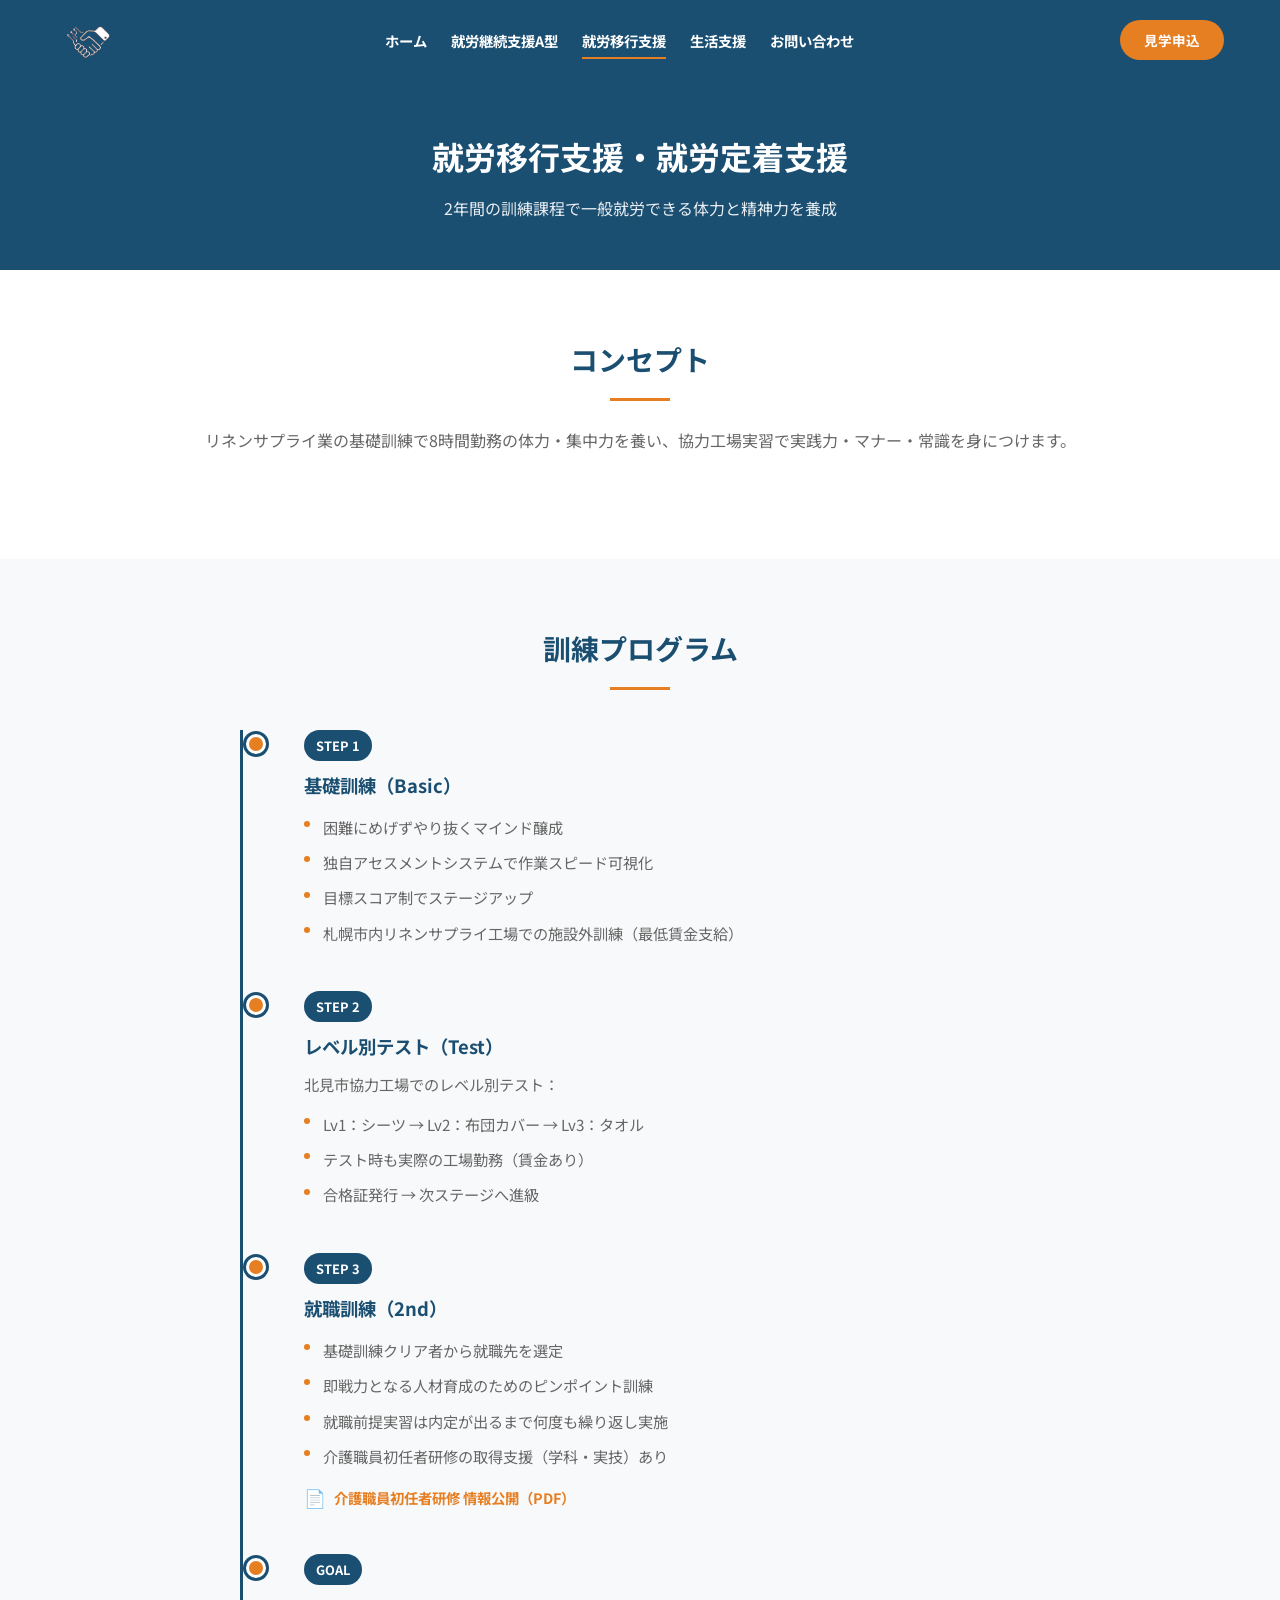
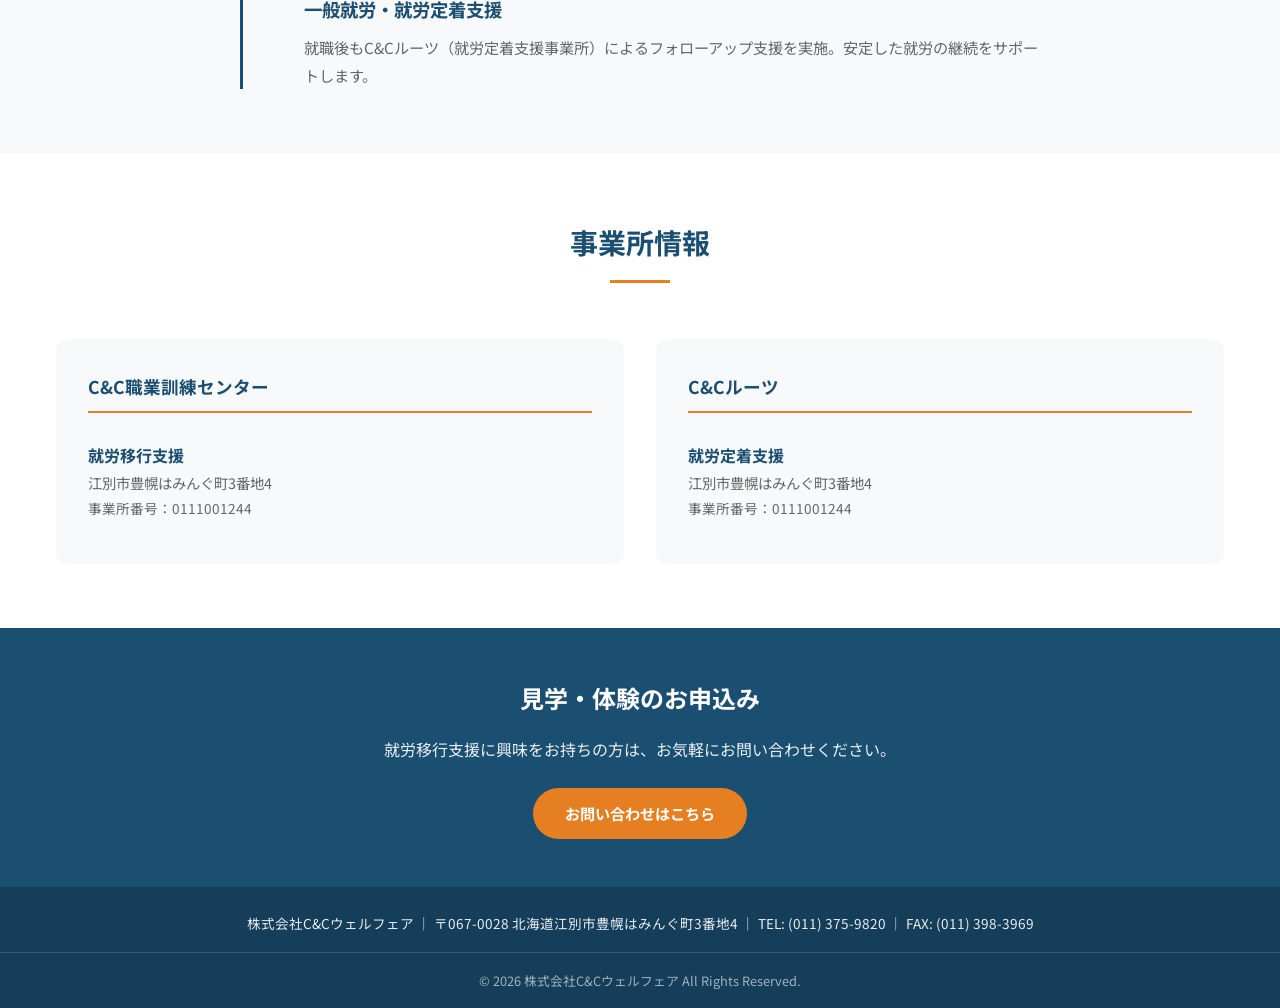
<file: transition.html>
<!DOCTYPE html>
<html lang="ja">
<head>
  <meta charset="UTF-8">
  <meta name="viewport" content="width=device-width, initial-scale=1.0">
  <meta name="description" content="就労移行支援・就労定着支援 - 2年間の訓練プログラムで一般就労を目指します。C&C職業訓練センター。">
  <title>就労移行支援・定着支援 | 株式会社C&Cウェルフェア</title>
  <link rel="preconnect" href="https://fonts.googleapis.com">
  <link rel="preconnect" href="https://fonts.gstatic.com" crossorigin>
  <link href="https://fonts.googleapis.com/css2?family=Noto+Sans+JP:wght@400;700&display=swap" rel="stylesheet">
  <link rel="stylesheet" href="css/style.css">
</head>
<body>

  <!-- ===== ヘッダー ===== -->
  <header class="site-header">
    <div class="header-inner container">
      <a href="index.html" class="site-logo">
        <img src="images/logo-icon.png" alt="C&Cウェルフェア">
      </a>
      <nav class="global-nav">
        <ul class="global-nav__list">
          <li><a href="index.html" class="global-nav__link">ホーム</a></li>
          <li><a href="a-type.html" class="global-nav__link">就労継続支援A型</a></li>
          <li><a href="transition.html" class="global-nav__link">就労移行支援</a></li>
          <li><a href="living.html" class="global-nav__link">生活支援</a></li>
          <li><a href="contact.html" class="global-nav__link">お問い合わせ</a></li>
        </ul>
      </nav>
      <a href="contact.html" class="btn-primary header-cta">見学申込</a>
      <button class="mobile-menu-toggle" aria-label="メニューを開く" aria-expanded="false">
        <span></span><span></span><span></span>
      </button>
    </div>
    <nav class="mobile-nav" aria-hidden="true">
      <ul class="mobile-nav__list">
        <li><a href="index.html">ホーム</a></li>
        <li><a href="a-type.html">就労継続支援A型</a></li>
        <li><a href="transition.html">就労移行支援</a></li>
        <li><a href="living.html">生活支援</a></li>
        <li><a href="contact.html">お問い合わせ</a></li>
      </ul>
      <div class="mobile-nav__cta">
        <a href="contact.html" class="btn-primary">見学申込</a>
      </div>
    </nav>
    <div class="mobile-overlay"></div>
  </header>

  <main>
    <!-- ===== ページヒーロー ===== -->
    <section class="page-hero">
      <div class="container">
        <h1>就労移行支援・就労定着支援</h1>
        <p>2年間の訓練課程で一般就労できる体力と精神力を養成</p>
      </div>
    </section>

    <!-- ===== コンセプト ===== -->
    <section class="section">
      <div class="container">
        <h2 class="section-title">コンセプト</h2>
        <p class="section-lead">リネンサプライ業の基礎訓練で8時間勤務の体力・集中力を養い、<br class="sp-br">協力工場実習で実践力・マナー・常識を身につけます。</p>
      </div>
    </section>

    <!-- ===== 訓練プログラム ===== -->
    <section class="section section--gray">
      <div class="container">
        <h2 class="section-title">訓練プログラム</h2>

        <div class="timeline">
          <!-- 基礎訓練 -->
          <div class="timeline__item">
            <div class="timeline__marker"></div>
            <span class="timeline__step">STEP 1</span>
            <h3 class="timeline__title">基礎訓練（Basic）</h3>
            <div class="timeline__text">
              <ul>
                <li>困難にめげずやり抜くマインド醸成</li>
                <li>独自アセスメントシステムで作業スピード可視化</li>
                <li>目標スコア制でステージアップ</li>
                <li>札幌市内リネンサプライ工場での施設外訓練（最低賃金支給）</li>
              </ul>
            </div>
          </div>

          <!-- レベル別テスト -->
          <div class="timeline__item">
            <div class="timeline__marker"></div>
            <span class="timeline__step">STEP 2</span>
            <h3 class="timeline__title">レベル別テスト（Test）</h3>
            <div class="timeline__text">
              <p>北見市協力工場でのレベル別テスト：</p>
              <ul>
                <li>Lv1：シーツ → Lv2：布団カバー → Lv3：タオル</li>
                <li>テスト時も実際の工場勤務（賃金あり）</li>
                <li>合格証発行 → 次ステージへ進級</li>
              </ul>
            </div>
          </div>

          <!-- 就職訓練 -->
          <div class="timeline__item">
            <div class="timeline__marker"></div>
            <span class="timeline__step">STEP 3</span>
            <h3 class="timeline__title">就職訓練（2nd）</h3>
            <div class="timeline__text">
              <ul>
                <li>基礎訓練クリア者から就職先を選定</li>
                <li>即戦力となる人材育成のためのピンポイント訓練</li>
                <li>就職前提実習は内定が出るまで何度も繰り返し実施</li>
                <li>介護職員初任者研修の取得支援（学科・実技）あり</li>
              </ul>
              <a href="kaigo.pdf" class="pdf-link" target="_blank">介護職員初任者研修 情報公開（PDF）</a>
            </div>
          </div>

          <!-- 就職・定着 -->
          <div class="timeline__item">
            <div class="timeline__marker"></div>
            <span class="timeline__step">GOAL</span>
            <h3 class="timeline__title">一般就労・就労定着支援</h3>
            <div class="timeline__text">
              <p>就職後もC&Cルーツ（就労定着支援事業所）によるフォローアップ支援を実施。安定した就労の継続をサポートします。</p>
            </div>
          </div>
        </div>
      </div>
    </section>

    <!-- ===== 事業所情報 ===== -->
    <section class="section">
      <div class="container">
        <h2 class="section-title">事業所情報</h2>
        <div class="card-grid card-grid--2col">
          <div class="office-info">
            <h3>C&C職業訓練センター</h3>
            <div class="office-info__item">
              <p class="office-info__name">就労移行支援</p>
              <p class="office-info__address">江別市豊幌はみんぐ町3番地4</p>
              <p class="office-info__number">事業所番号：0111001244</p>
            </div>
          </div>
          <div class="office-info">
            <h3>C&Cルーツ</h3>
            <div class="office-info__item">
              <p class="office-info__name">就労定着支援</p>
              <p class="office-info__address">江別市豊幌はみんぐ町3番地4</p>
              <p class="office-info__number">事業所番号：0111001244</p>
            </div>
          </div>
        </div>
      </div>
    </section>

    <!-- ===== CTAバナー ===== -->
    <section class="cta-banner">
      <div class="container">
        <h2>見学・体験のお申込み</h2>
        <p>就労移行支援に興味をお持ちの方は、お気軽にお問い合わせください。</p>
        <a href="contact.html" class="btn-primary">お問い合わせはこちら</a>
      </div>
    </section>
  </main>

  <!-- ===== フッター ===== -->
  <footer class="site-footer">
    <div class="footer-inner container">
      <p class="footer-oneline">株式会社C&Cウェルフェア ｜ 〒067-0028 北海道江別市豊幌はみんぐ町3番地4 ｜ TEL: (011) 375-9820 ｜ FAX: (011) 398-3969</p>
    </div>
    <div class="footer-copyright">
      <p>&copy; 2026 株式会社C&Cウェルフェア All Rights Reserved.</p>
    </div>
  </footer>

  <script src="js/main.js"></script>
</body>
</html>
</file>
<file: css/style.css>
@charset "UTF-8";

/* ===========================
   C&Cウェルフェア Webサイト
   共通スタイルシート
   =========================== */

/* --- カスタムプロパティ --- */
:root {
  --color-primary: #1B4F72;
  --color-primary-dark: #153e5a;
  --color-primary-light: #2874a6;
  --color-accent: #E67E22;
  --color-accent-dark: #ca6f1e;
  --color-white: #ffffff;
  --color-bg-light: #f8f9fa;
  --color-bg-section: #ebf5fb;
  --color-text: #333333;
  --color-text-light: #666666;
  --color-border: #dee2e6;

  --font-body: 'Noto Sans JP', sans-serif;
  --fw-normal: 400;
  --fw-bold: 700;

  --spacing-xs: 0.5rem;
  --spacing-sm: 1rem;
  --spacing-md: 2rem;
  --spacing-lg: 3rem;
  --spacing-xl: 5rem;

  --container-max: 1200px;
  --header-height: 80px;
}

/* --- リセット・ベース --- */
*,
*::before,
*::after {
  box-sizing: border-box;
  margin: 0;
  padding: 0;
}

html {
  scroll-behavior: smooth;
  font-size: 16px;
}

body {
  font-family: var(--font-body);
  font-weight: var(--fw-normal);
  color: var(--color-text);
  line-height: 1.8;
  background-color: var(--color-white);
}

img {
  max-width: 100%;
  height: auto;
  display: block;
}

a {
  color: inherit;
  text-decoration: none;
}

ul, ol {
  list-style: none;
}

table {
  border-collapse: collapse;
  width: 100%;
}

/* --- ユーティリティ --- */
.container {
  max-width: var(--container-max);
  margin: 0 auto;
  padding: 0 1rem;
}

.visually-hidden {
  position: absolute;
  width: 1px;
  height: 1px;
  padding: 0;
  margin: -1px;
  overflow: hidden;
  clip: rect(0, 0, 0, 0);
  white-space: nowrap;
  border: 0;
}

.btn-primary {
  display: inline-block;
  padding: 0.75rem 2rem;
  background-color: var(--color-accent);
  color: var(--color-white);
  font-weight: var(--fw-bold);
  font-size: 0.95rem;
  border: none;
  border-radius: 50px;
  cursor: pointer;
  transition: background-color 0.3s, transform 0.2s;
  text-align: center;
}

.btn-primary:hover {
  background-color: var(--color-accent-dark);
  transform: translateY(-2px);
}

.btn-outline {
  display: inline-block;
  padding: 0.75rem 2rem;
  background-color: transparent;
  color: var(--color-white);
  font-weight: var(--fw-bold);
  font-size: 0.95rem;
  border: 2px solid var(--color-white);
  border-radius: 50px;
  cursor: pointer;
  transition: background-color 0.3s, color 0.3s;
  text-align: center;
}

.btn-outline:hover {
  background-color: var(--color-white);
  color: var(--color-primary);
}

/* ===========================
   ヘッダー
   =========================== */
.site-header {
  position: sticky;
  top: 0;
  z-index: 1000;
  background-color: var(--color-primary);
  height: var(--header-height);
  transition: box-shadow 0.3s;
}

.site-header.is-scrolled {
  box-shadow: 0 2px 10px rgba(0, 0, 0, 0.15);
}

.header-inner {
  display: flex;
  align-items: center;
  justify-content: space-between;
  height: 100%;
}

.site-logo img {
  height: 46px;
  width: auto;
  background-color: var(--color-primary);
  padding: 4px 8px;
  border-radius: 6px;
  mix-blend-mode: lighten;
}

.global-nav__list {
  display: flex;
  gap: 1.5rem;
}

.global-nav__link {
  color: var(--color-white);
  font-size: 0.9rem;
  font-weight: var(--fw-bold);
  padding: 0.5rem 0;
  position: relative;
  transition: opacity 0.3s;
}

.global-nav__link::after {
  content: '';
  position: absolute;
  bottom: 0;
  left: 0;
  width: 0;
  height: 2px;
  background-color: var(--color-accent);
  transition: width 0.3s;
}

.global-nav__link:hover::after,
.global-nav__link.is-current::after {
  width: 100%;
}

.header-cta {
  font-size: 0.85rem;
  padding: 0.5rem 1.5rem;
}

/* ハンバーガーメニュー */
.mobile-menu-toggle {
  display: none;
  flex-direction: column;
  justify-content: center;
  gap: 5px;
  width: 30px;
  height: 30px;
  background: none;
  border: none;
  cursor: pointer;
  padding: 0;
}

.mobile-menu-toggle span {
  display: block;
  width: 100%;
  height: 2px;
  background-color: var(--color-white);
  transition: transform 0.3s, opacity 0.3s;
}

.mobile-menu-toggle.is-open span:nth-child(1) {
  transform: translateY(7px) rotate(45deg);
}

.mobile-menu-toggle.is-open span:nth-child(2) {
  opacity: 0;
}

.mobile-menu-toggle.is-open span:nth-child(3) {
  transform: translateY(-7px) rotate(-45deg);
}

/* モバイルナビ */
.mobile-nav {
  position: fixed;
  top: var(--header-height);
  right: -100%;
  width: 280px;
  height: calc(100vh - var(--header-height));
  background-color: var(--color-primary);
  transition: right 0.3s ease;
  overflow-y: auto;
  z-index: 999;
}

.mobile-nav.is-open {
  right: 0;
}

.mobile-nav__list {
  padding: 1rem 0;
}

.mobile-nav__list li {
  border-bottom: 1px solid rgba(255, 255, 255, 0.1);
}

.mobile-nav__list a {
  display: block;
  color: var(--color-white);
  padding: 1rem 1.5rem;
  font-size: 0.95rem;
  font-weight: var(--fw-bold);
  transition: background-color 0.3s;
}

.mobile-nav__list a:hover,
.mobile-nav__list a.is-current {
  background-color: rgba(255, 255, 255, 0.1);
}

.mobile-nav__cta {
  padding: 1.5rem;
}

.mobile-nav__cta .btn-primary {
  display: block;
  width: 100%;
  text-align: center;
}

/* オーバーレイ */
.mobile-overlay {
  display: none;
  position: fixed;
  top: var(--header-height);
  left: 0;
  width: 100%;
  height: calc(100vh - var(--header-height));
  background-color: rgba(0, 0, 0, 0.5);
  z-index: 998;
}

.mobile-overlay.is-open {
  display: block;
}

/* ===========================
   ヒーロー（トップページ）
   =========================== */
.hero {
  position: relative;
  width: 100%;
  min-height: 80vh;
  display: flex;
  align-items: center;
  justify-content: center;
  overflow: hidden;
  background-color: #000;
}

.hero__bg {
  position: absolute;
  top: 0;
  left: 0;
  width: 100%;
  height: 100%;
  z-index: 1;
}

.hero__bg img {
  width: 100%;
  height: 100%;
  object-fit: cover;
  opacity: 0.6;
}

.hero__content {
  position: relative;
  z-index: 2;
  text-align: center;
  color: var(--color-white);
  padding: 2rem;
}

.hero__catch {
  font-size: 2.5rem;
  font-weight: var(--fw-bold);
  line-height: 1.4;
  margin-bottom: 1rem;
  text-shadow: 0 2px 8px rgba(0, 0, 0, 0.5);
}

.hero__sub {
  font-size: 1.1rem;
  margin-bottom: 2rem;
  text-shadow: 0 1px 4px rgba(0, 0, 0, 0.5);
}

.hero__cta {
  font-size: 1.1rem;
  padding: 1rem 2.5rem;
}

/* ===========================
   ページヒーロー（下層ページ）
   =========================== */
.page-hero {
  background-color: var(--color-primary);
  color: var(--color-white);
  padding: 3rem 0;
  text-align: center;
}

.page-hero h1 {
  font-size: 2rem;
  font-weight: var(--fw-bold);
  margin-bottom: 0.5rem;
}

.page-hero p {
  font-size: 1rem;
  opacity: 0.9;
}

/* ===========================
   セクション共通
   =========================== */
.section {
  padding: 4rem 0;
}

.section--gray {
  background-color: var(--color-bg-light);
}

.section--blue {
  background-color: var(--color-bg-section);
}

.section-title {
  font-size: 1.75rem;
  font-weight: var(--fw-bold);
  color: var(--color-primary);
  text-align: center;
  margin-bottom: 2.5rem;
  position: relative;
  padding-bottom: 1rem;
}

.section-title::after {
  content: '';
  position: absolute;
  bottom: 0;
  left: 50%;
  transform: translateX(-50%);
  width: 60px;
  height: 3px;
  background-color: var(--color-accent);
}

.section-lead {
  text-align: center;
  max-width: 100%;
  margin: -1rem auto 2.5rem;
  color: var(--color-text-light);
  line-height: 1.9;
  white-space: nowrap;
}

/* ===========================
   カードグリッド
   =========================== */
.card-grid {
  display: grid;
  gap: 2rem;
}

.card-grid--3col {
  grid-template-columns: repeat(3, 1fr);
}

.card-grid--2col {
  grid-template-columns: repeat(2, 1fr);
}

.card {
  background-color: var(--color-white);
  border-radius: 12px;
  box-shadow: 0 2px 12px rgba(0, 0, 0, 0.08);
  overflow: hidden;
  transition: transform 0.3s, box-shadow 0.3s;
}

.card:hover {
  transform: translateY(-4px);
  box-shadow: 0 6px 20px rgba(0, 0, 0, 0.12);
}

.card__image {
  width: 100%;
  aspect-ratio: 16 / 10;
  background-color: var(--color-bg-light);
  display: flex;
  align-items: center;
  justify-content: center;
  overflow: hidden;
}

.card__image img {
  width: 100%;
  height: 100%;
  object-fit: cover;
}

/* プレースホルダー画像代替 */
.card__image--placeholder {
  background-color: #dfe6e9;
  color: #636e72;
  font-size: 0.9rem;
  text-align: center;
  padding: 1rem;
}

.card__body {
  padding: 1.5rem;
}

.card__title {
  font-size: 1.15rem;
  font-weight: var(--fw-bold);
  color: var(--color-primary);
  margin-bottom: 0.75rem;
}

.card__text {
  font-size: 0.9rem;
  color: var(--color-text-light);
  margin-bottom: 1rem;
  line-height: 1.7;
}

.card__link {
  display: inline-block;
  color: var(--color-accent);
  font-weight: var(--fw-bold);
  font-size: 0.9rem;
  transition: color 0.3s;
}

.card__link:hover {
  color: var(--color-accent-dark);
}

/* ===========================
   会社概要テーブル
   =========================== */
.info-table {
  max-width: 800px;
  margin: 0 auto;
  border: 1px solid var(--color-border);
}

.info-table th,
.info-table td {
  padding: 1rem 1.5rem;
  border-bottom: 1px solid var(--color-border);
  text-align: left;
  font-size: 0.95rem;
}

.info-table th {
  background-color: var(--color-primary);
  color: var(--color-white);
  font-weight: var(--fw-bold);
  width: 180px;
  white-space: nowrap;
}

.info-table td {
  background-color: var(--color-white);
}

/* ===========================
   コンセプトセクション
   =========================== */
.concept {
  display: flex;
  align-items: center;
  gap: 3rem;
  margin-bottom: 2rem;
}

.concept__image {
  flex: 0 0 45%;
  aspect-ratio: 16 / 10;
  background-color: #dfe6e9;
  border-radius: 12px;
  display: flex;
  align-items: center;
  justify-content: center;
  color: #636e72;
  font-size: 0.9rem;
  overflow: hidden;
}

.concept__image img {
  width: 100%;
  height: 100%;
  object-fit: cover;
}

.concept__text {
  flex: 1;
}

.concept__text h3 {
  font-size: 1.3rem;
  color: var(--color-primary);
  margin-bottom: 1rem;
}

.concept__text p {
  color: var(--color-text-light);
  line-height: 1.9;
  margin-bottom: 0.5rem;
}

/* ===========================
   サービス詳細（2カラム）
   =========================== */
.service-detail {
  display: grid;
  grid-template-columns: 1fr 1fr;
  gap: 3rem;
  align-items: center;
  margin-bottom: 2rem;
}

.service-detail__content h3 {
  font-size: 1.25rem;
  color: var(--color-primary);
  margin-bottom: 1rem;
  padding-left: 1rem;
  border-left: 4px solid var(--color-accent);
}

.service-detail__content ul {
  padding-left: 0;
}

.service-detail__content li {
  padding: 0.4rem 0;
  padding-left: 1.5rem;
  position: relative;
  line-height: 1.7;
  color: var(--color-text-light);
}

.service-detail__content li::before {
  content: '';
  position: absolute;
  left: 0;
  top: 0.85rem;
  width: 8px;
  height: 8px;
  border-radius: 50%;
  background-color: var(--color-accent);
}

.service-detail__image {
  background-color: #dfe6e9;
  border-radius: 12px;
  display: flex;
  align-items: center;
  justify-content: center;
  color: #636e72;
  font-size: 0.9rem;
  overflow: hidden;
}

.service-detail__image img {
  width: 100%;
  height: auto;
  display: block;
  border-radius: 12px;
}

/* ===========================
   タイムライン（就労移行支援）
   =========================== */
.timeline {
  position: relative;
  max-width: 800px;
  margin: 0 auto;
  padding-left: 2rem;
}

.timeline::before {
  content: '';
  position: absolute;
  left: 0;
  top: 0;
  bottom: 0;
  width: 3px;
  background-color: var(--color-primary);
}

.timeline__item {
  position: relative;
  padding: 0 0 2.5rem 2rem;
}

.timeline__item:last-child {
  padding-bottom: 0;
}

.timeline__marker {
  position: absolute;
  left: -2rem;
  top: 0.25rem;
  width: 20px;
  height: 20px;
  border-radius: 50%;
  background-color: var(--color-accent);
  border: 3px solid var(--color-white);
  box-shadow: 0 0 0 3px var(--color-primary);
  transform: translateX(-50%);
  left: -1rem;
}

.timeline__step {
  display: inline-block;
  background-color: var(--color-primary);
  color: var(--color-white);
  font-size: 0.8rem;
  font-weight: var(--fw-bold);
  padding: 0.25rem 0.75rem;
  border-radius: 20px;
  margin-bottom: 0.5rem;
}

.timeline__title {
  font-size: 1.15rem;
  font-weight: var(--fw-bold);
  color: var(--color-primary);
  margin-bottom: 0.5rem;
}

.timeline__text {
  color: var(--color-text-light);
  line-height: 1.8;
  font-size: 0.95rem;
}

.timeline__text ul {
  margin-top: 0.5rem;
}

.timeline__text li {
  padding: 0.25rem 0;
  padding-left: 1.2rem;
  position: relative;
}

.timeline__text li::before {
  content: '';
  position: absolute;
  left: 0;
  top: 0.7rem;
  width: 6px;
  height: 6px;
  border-radius: 50%;
  background-color: var(--color-accent);
}

/* ===========================
   事業所情報
   =========================== */
.office-info {
  background-color: var(--color-bg-light);
  border-radius: 12px;
  padding: 2rem;
  margin-top: 1rem;
}

.office-info h3 {
  font-size: 1.1rem;
  color: var(--color-primary);
  margin-bottom: 1rem;
  padding-bottom: 0.5rem;
  border-bottom: 2px solid var(--color-accent);
}

.office-info__item {
  padding: 0.75rem 0;
  border-bottom: 1px solid var(--color-border);
}

.office-info__item:last-child {
  border-bottom: none;
}

.office-info__name {
  font-weight: var(--fw-bold);
  color: var(--color-primary);
}

.office-info__address {
  font-size: 0.9rem;
  color: var(--color-text-light);
}

.office-info__number {
  font-size: 0.85rem;
  color: var(--color-text-light);
}

/* PDFリンク */
.pdf-link {
  display: inline-flex;
  align-items: center;
  gap: 0.5rem;
  color: var(--color-accent);
  font-weight: var(--fw-bold);
  font-size: 0.9rem;
  margin-top: 0.5rem;
  transition: color 0.3s;
}

.pdf-link:hover {
  color: var(--color-accent-dark);
}

.pdf-link::before {
  content: '\1F4C4';
  font-size: 1.1rem;
}

/* ===========================
   GHカード（生活支援）
   =========================== */
.area-section {
  margin-bottom: 2.5rem;
}

.area-title {
  font-size: 1.3rem;
  font-weight: var(--fw-bold);
  color: var(--color-primary);
  margin-bottom: 1.5rem;
  padding-left: 1rem;
  border-left: 4px solid var(--color-accent);
}

.gh-card {
  background-color: var(--color-white);
  border-radius: 12px;
  box-shadow: 0 2px 8px rgba(0, 0, 0, 0.06);
  padding: 1.5rem;
  display: flex;
  gap: 1.5rem;
  align-items: center;
}

.gh-card__image {
  flex: 0 0 200px;
  aspect-ratio: 4 / 3;
  background-color: #dfe6e9;
  border-radius: 8px;
  display: flex;
  align-items: center;
  justify-content: center;
  color: #636e72;
  font-size: 0.8rem;
  overflow: hidden;
}

.gh-card__image img {
  width: 100%;
  height: 100%;
  object-fit: cover;
}

.gh-card__body h4 {
  font-size: 1.05rem;
  font-weight: var(--fw-bold);
  color: var(--color-primary);
  margin-bottom: 0.25rem;
}

.gh-card__body p {
  font-size: 0.9rem;
  color: var(--color-text-light);
}

/* ===========================
   フォーム
   =========================== */
.contact-form {
  max-width: 700px;
  margin: 0 auto;
}

.form-group {
  margin-bottom: 1.5rem;
}

.form-group__label {
  display: block;
  font-weight: var(--fw-bold);
  font-size: 0.95rem;
  margin-bottom: 0.5rem;
  color: var(--color-text);
}

.form-group__required {
  display: inline-block;
  background-color: #e74c3c;
  color: var(--color-white);
  font-size: 0.7rem;
  padding: 0.1rem 0.5rem;
  border-radius: 3px;
  margin-left: 0.5rem;
  vertical-align: middle;
}

.form-group__optional {
  display: inline-block;
  background-color: #95a5a6;
  color: var(--color-white);
  font-size: 0.7rem;
  padding: 0.1rem 0.5rem;
  border-radius: 3px;
  margin-left: 0.5rem;
  vertical-align: middle;
}

.form-group__input,
.form-group__select,
.form-group__textarea {
  width: 100%;
  padding: 0.75rem 1rem;
  border: 1px solid var(--color-border);
  border-radius: 8px;
  font-family: var(--font-body);
  font-size: 0.95rem;
  transition: border-color 0.3s, box-shadow 0.3s;
}

.form-group__input:focus,
.form-group__select:focus,
.form-group__textarea:focus {
  outline: none;
  border-color: var(--color-primary);
  box-shadow: 0 0 0 3px rgba(27, 79, 114, 0.15);
}

.form-group__textarea {
  min-height: 150px;
  resize: vertical;
}

.form-group__radio-group,
.form-group__checkbox-group {
  display: flex;
  flex-wrap: wrap;
  gap: 1rem;
  margin-top: 0.25rem;
}

.form-group__radio-group label,
.form-group__checkbox-group label {
  display: flex;
  align-items: center;
  gap: 0.4rem;
  font-size: 0.9rem;
  cursor: pointer;
}

.form-submit {
  text-align: center;
  margin-top: 2rem;
}

.form-submit .btn-primary {
  min-width: 250px;
  padding: 1rem 3rem;
  font-size: 1.05rem;
}

/* ===========================
   Google Maps
   =========================== */
.map-container {
  position: relative;
  width: 100%;
  padding-top: 56.25%;
  border-radius: 12px;
  overflow: hidden;
  margin: 1rem 0;
}

.map-container iframe {
  position: absolute;
  top: 0;
  left: 0;
  width: 100%;
  height: 100%;
  border: 0;
}

/* ===========================
   CTAバナー
   =========================== */
.cta-banner {
  background-color: var(--color-primary);
  color: var(--color-white);
  text-align: center;
  padding: 3rem 0;
}

.cta-banner h2 {
  font-size: 1.5rem;
  margin-bottom: 1rem;
}

.cta-banner p {
  margin-bottom: 1.5rem;
  opacity: 0.9;
}

/* ===========================
   沿革テーブル
   =========================== */
.history-table {
  max-width: 900px;
  margin: 0 auto;
}

.history-table tr {
  border-bottom: 1px solid var(--color-border);
}

.history-table th {
  padding: 1rem;
  font-weight: var(--fw-bold);
  color: var(--color-primary);
  white-space: nowrap;
  vertical-align: top;
  width: 140px;
}

.history-table td {
  padding: 1rem;
  color: var(--color-text-light);
  line-height: 1.7;
}

/* ===========================
   連絡先セクション
   =========================== */
.contact-info {
  text-align: center;
  padding: 2rem;
  background-color: var(--color-bg-light);
  border-radius: 12px;
  margin-top: 2rem;
}

.contact-info__tel {
  font-size: 1.8rem;
  font-weight: var(--fw-bold);
  color: var(--color-primary);
  margin: 0.5rem 0;
}

.contact-info__note {
  font-size: 0.9rem;
  color: var(--color-text-light);
}

/* ===========================
   フッター
   =========================== */
.site-footer {
  background-color: var(--color-primary-dark);
  color: var(--color-white);
  padding: 1.5rem 0 0;
}

.footer-inner {
  padding-bottom: 1rem;
  text-align: center;
}

.footer-oneline {
  font-size: 0.85rem;
  opacity: 0.9;
  line-height: 1.8;
  white-space: nowrap;
}

.footer-copyright {
  border-top: 1px solid rgba(255, 255, 255, 0.15);
  text-align: center;
  padding: 1rem 0;
}

.footer-copyright p {
  font-size: 0.8rem;
  opacity: 0.6;
}

/* ===========================
   レスポンシブ
   =========================== */

/* タブレット */
@media (max-width: 1023px) {
  .card-grid--3col {
    grid-template-columns: repeat(2, 1fr);
  }

  .service-detail {
    grid-template-columns: 1fr;
  }

  .concept {
    flex-direction: column;
  }

  .concept__image {
    flex: auto;
    width: 100%;
  }

  .footer-oneline {
    white-space: normal;
    font-size: 0.8rem;
  }
}

/* モバイル専用改行 */
.sp-br {
  display: none;
}

/* スマートフォン */
@media (max-width: 767px) {
  .sp-br {
    display: inline;
  }
  :root {
    --header-height: 60px;
  }

  .global-nav,
  .header-cta {
    display: none;
  }

  .mobile-menu-toggle {
    display: flex;
  }

  .hero {
    min-height: 60vh;
  }

  .hero__catch {
    font-size: 1.5rem;
  }

  .hero__sub {
    font-size: 0.9rem;
  }

  .page-hero h1 {
    font-size: 1.5rem;
  }

  .section {
    padding: 3rem 0;
  }

  .section-title {
    font-size: 1.4rem;
  }

  .card-grid--3col,
  .card-grid--2col {
    grid-template-columns: 1fr;
  }

  .info-table th,
  .info-table td {
    display: block;
    width: 100%;
  }

  .info-table th {
    padding: 0.75rem 1rem;
  }

  .info-table td {
    padding: 0.75rem 1rem;
  }

  .gh-card {
    flex-direction: column;
  }

  .gh-card__image {
    flex: auto;
    width: 100%;
  }

  .timeline {
    padding-left: 1.5rem;
  }

  .cta-banner h2 {
    font-size: 1.2rem;
  }

  .contact-info__tel {
    font-size: 1.4rem;
  }
}
</file>
